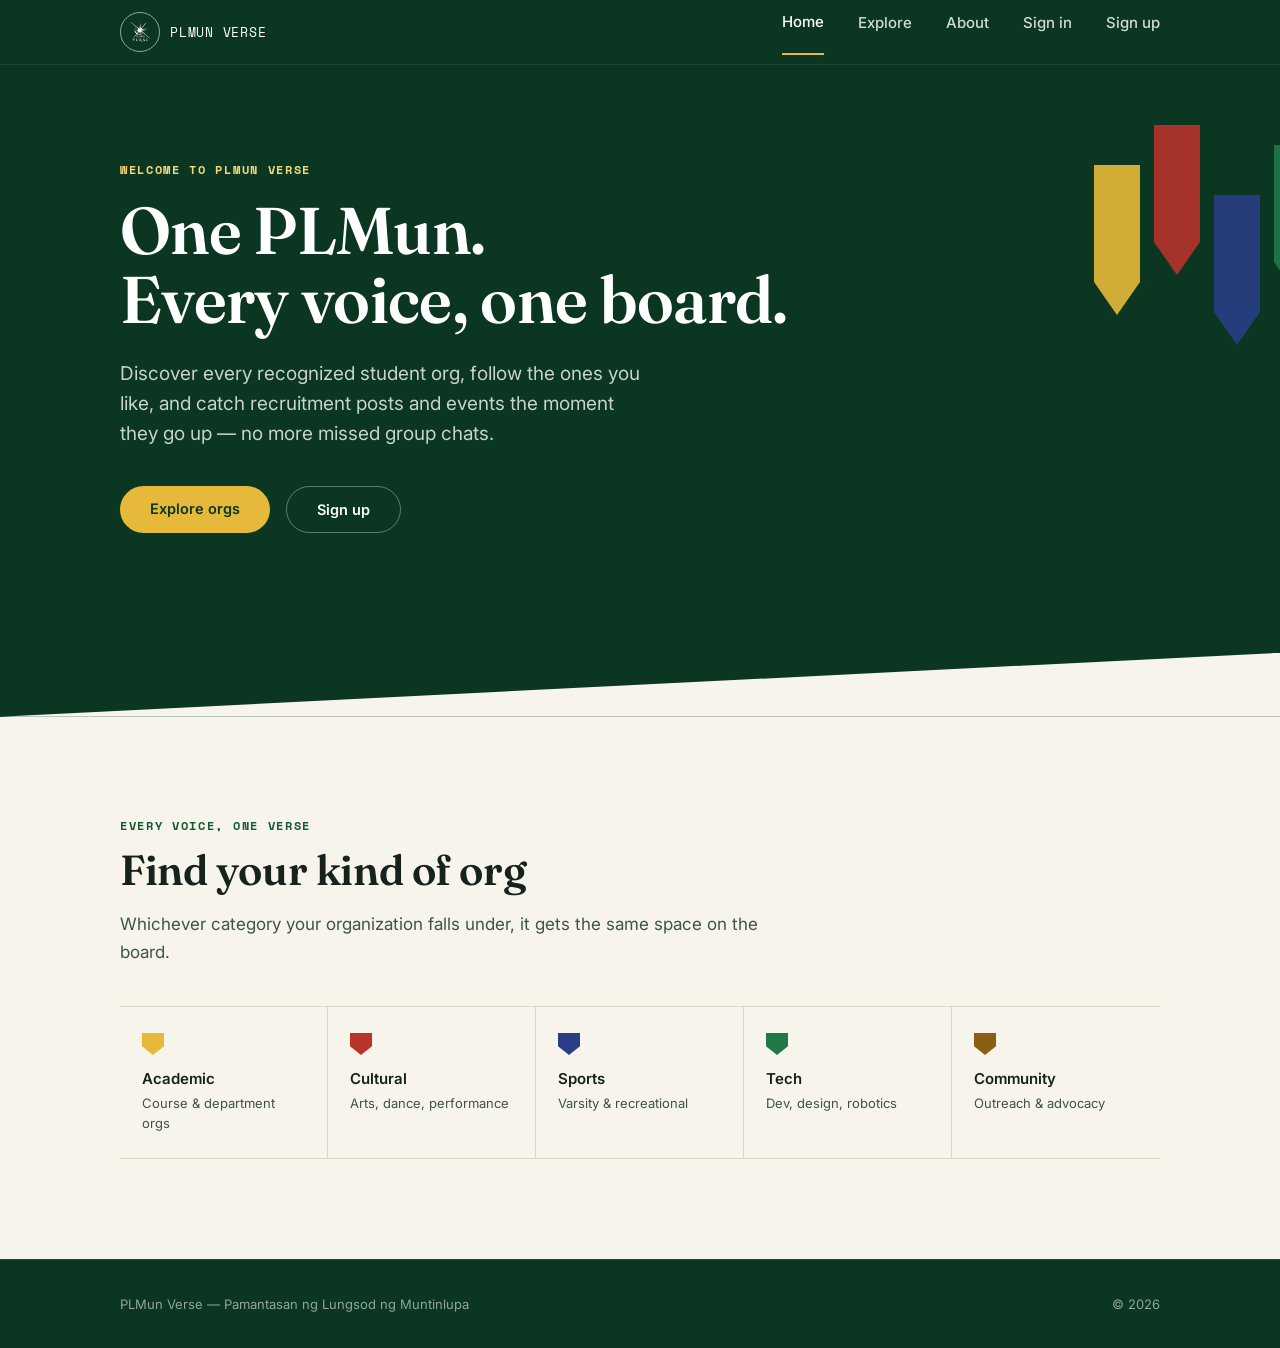
<file: index.html>
<!DOCTYPE html>
<html lang="en">
<head>
    <meta charset="UTF-8">
    <meta name="viewport" content="width=device-width, initial-scale=1.0">
    <title>PLMun Verse</title>
    <link rel="preconnect" href="https://fonts.googleapis.com">
    <link href="https://fonts.googleapis.com/css2?family=Fraunces:opsz,wght@9..144,400;9..144,500;9..144,600;9..144,700&family=Inter:wght@400;500;600;700&family=Space+Mono:wght@400;700&display=swap" rel="stylesheet">
    <link rel="stylesheet" href="style.css">
</head>
<body>

    <!-- Navigation -->
    <nav>
        <div class="nav-inner">
            <div class="logo">
                <span class="logo-mark">
                    <img src="logo1.png" alt="Logo">
                </span>
                <span>PLMUN VERSE</span>
            </div>

            <div class="nav-links">
                <a href="index.html" class="active">Home</a>
                <a href="explore.html">Explore</a>
                <a href="about.html">About</a>
                <a href="signin.html">Sign in</a>
                <a href="signup.html">Sign up</a>
            </div>
        </div>
    </nav>

    <!-- Hero -->
    <header class="hero">
        <div class="hero-inner">
            <span class="eyebrow">Welcome to PLMun Verse</span>
            <h1>One PLMun.<br>Every voice, one board.</h1>
            <p class="lede">Discover every recognized student org, follow the ones you like, and catch recruitment posts and events the moment they go up — no more missed group chats.</p>
            <div class="cta-btns">
                <a href="explore.html" class="btn btn-primary">Explore orgs</a>
                <a href="signup.html" class="btn btn-ghost">Sign up</a>
            </div>
        </div>
        <div class="hero-flags">
            <div class="flag"></div>
            <div class="flag"></div>
            <div class="flag"></div>
            <div class="flag"></div>
        </div>
        <div class="hero-cut"></div>
    </header>

    <!-- Category highlights -->
    <section class="section-cream">
        <div class="wrap">
            <div class="section-head" style="margin-bottom:0;">
                <span class="eyebrow" style="color:var(--forest-700); display:block; margin-bottom:14px;">Every voice, one verse</span>
                <h2>Find your kind of org</h2>
                <p style="margin-bottom:40px;">Whichever category your organization falls under, it gets the same space on the board.</p>
            </div>
            <div class="banner-row">
                <div class="banner"><strong>Academic</strong><span>Course & department orgs</span></div>
                <div class="banner"><strong>Cultural</strong><span>Arts, dance, performance</span></div>
                <div class="banner"><strong>Sports</strong><span>Varsity & recreational</span></div>
                <div class="banner"><strong>Tech</strong><span>Dev, design, robotics</span></div>
                <div class="banner"><strong>Community</strong><span>Outreach & advocacy</span></div>
            </div>
        </div>
    </section>

    <footer>
        <div class="wrap foot-inner">
            <span>PLMun Verse — Pamantasan ng Lungsod ng Muntinlupa</span>
            <span>© 2026</span>
        </div>
    </footer>

</body>
</html>
</file>
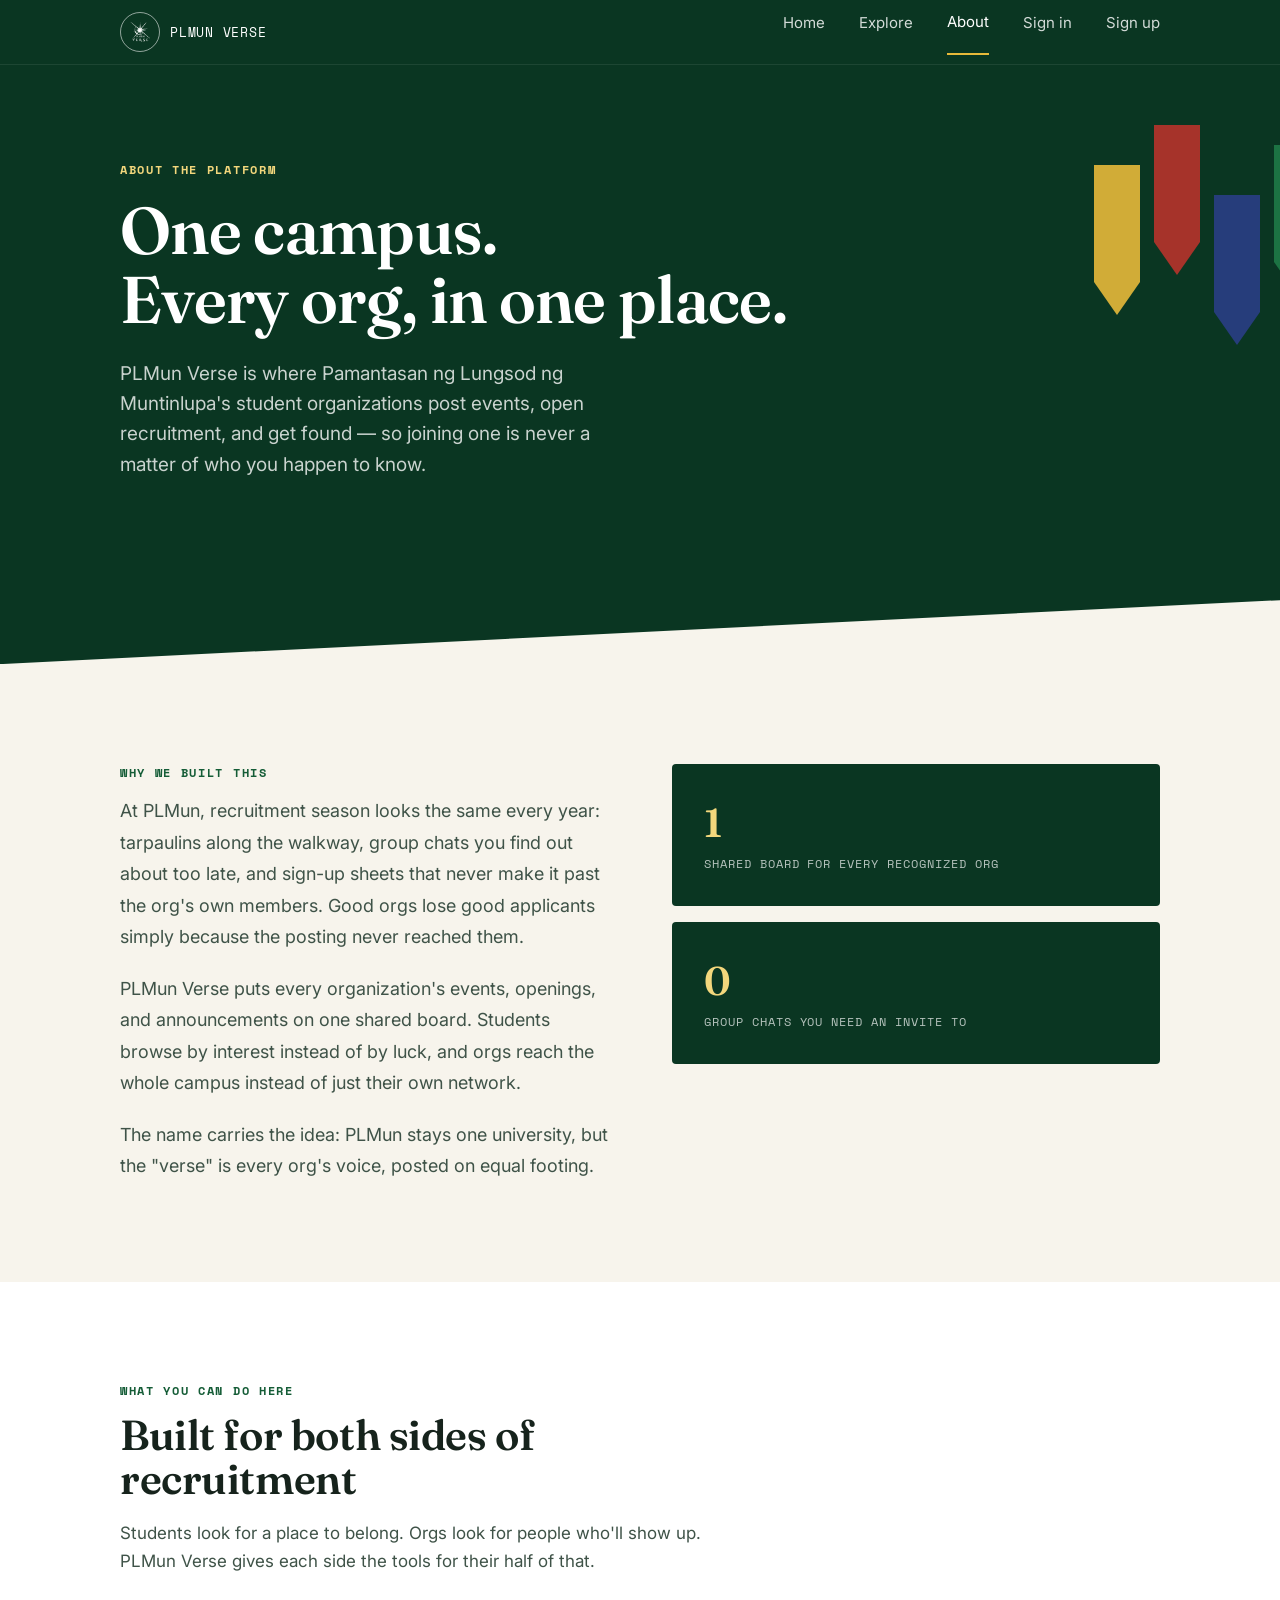
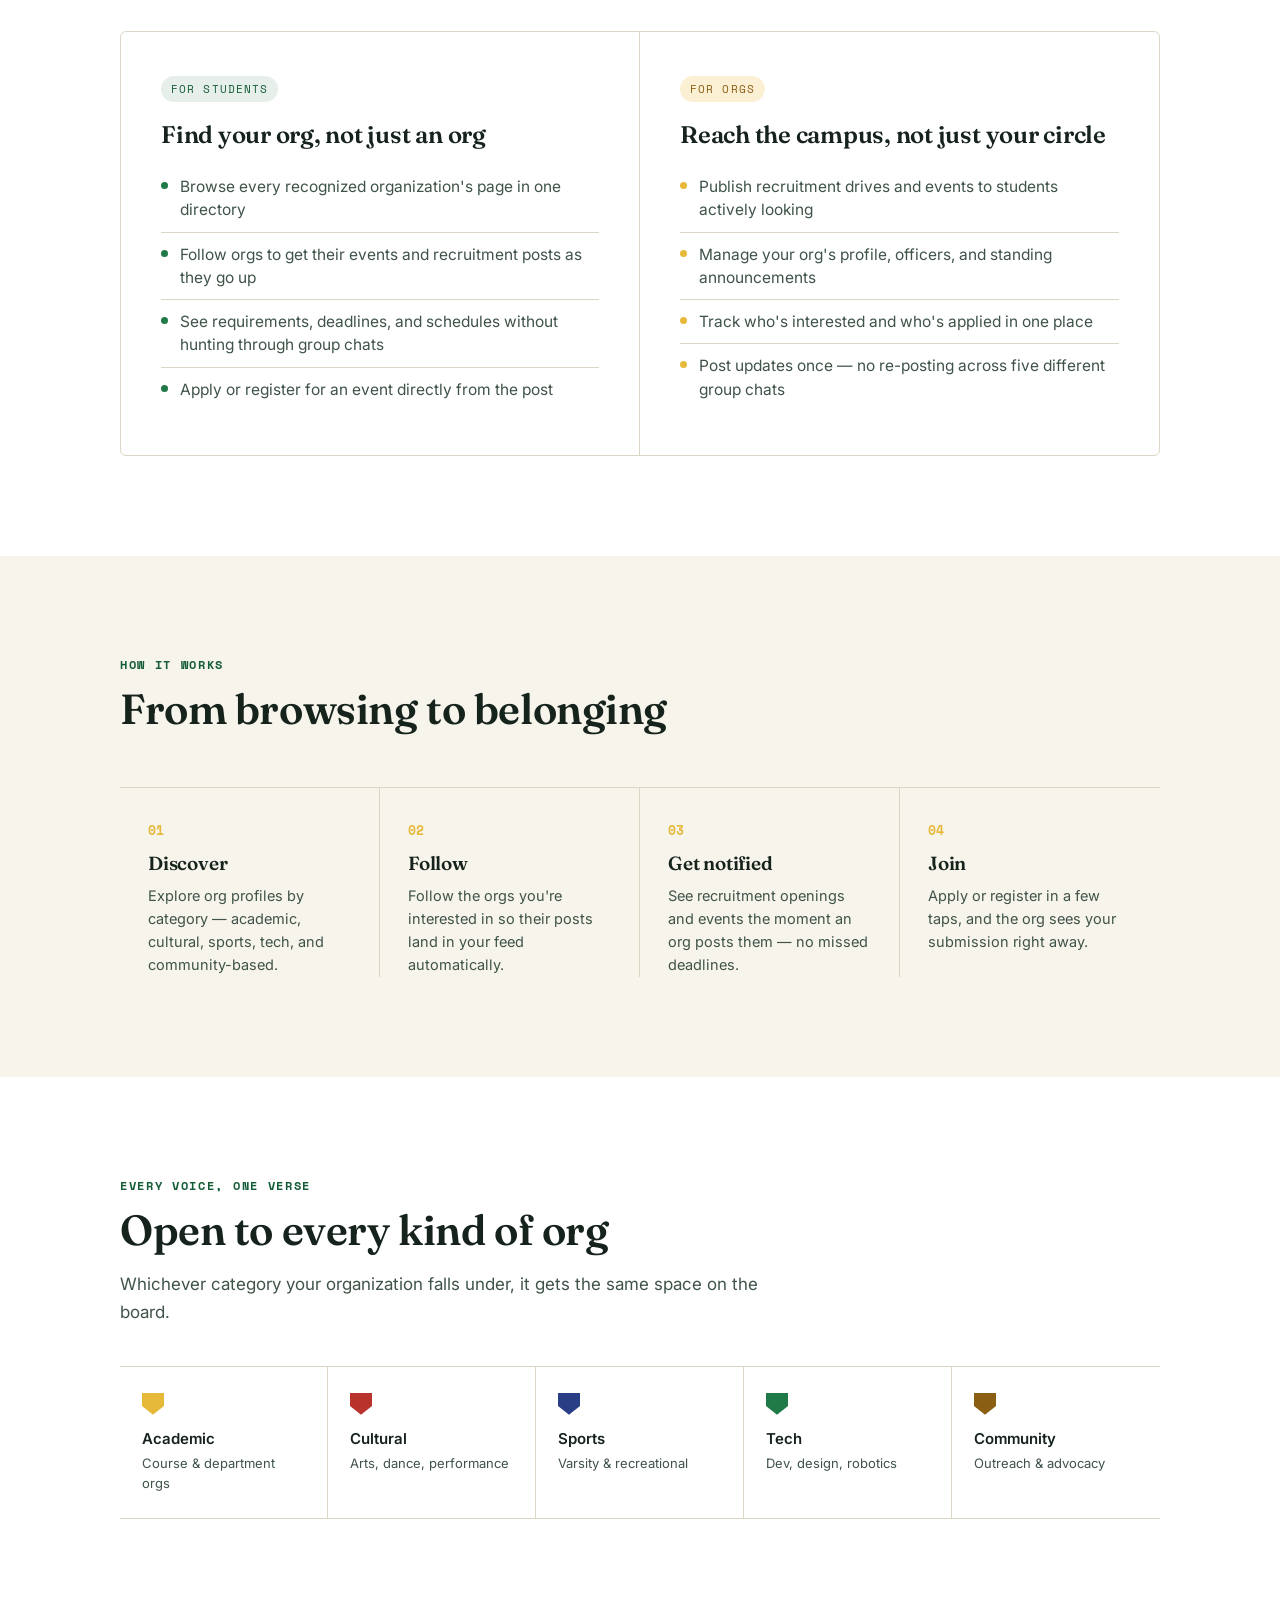
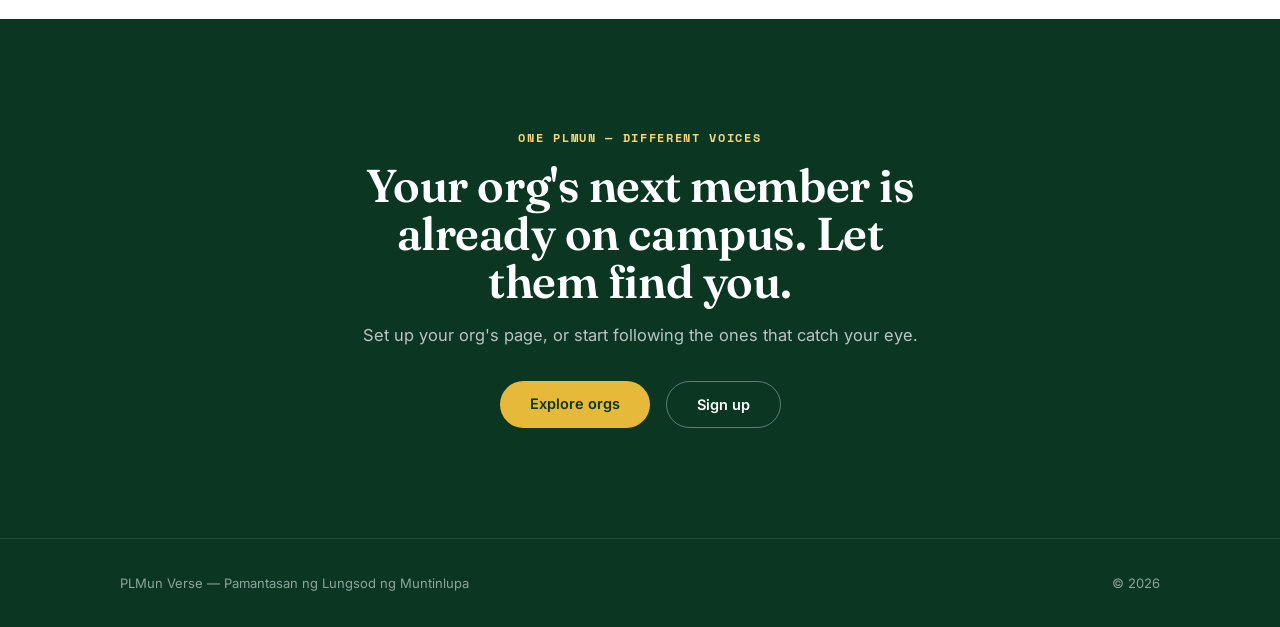
<file: about.html>
<!DOCTYPE html>
<html lang="en">
<head>
<meta charset="UTF-8">
<meta name="viewport" content="width=device-width, initial-scale=1.0">
<title>About — PLMun Verse</title>
<link rel="preconnect" href="https://fonts.googleapis.com">
<link href="https://fonts.googleapis.com/css2?family=Fraunces:opsz,wght@9..144,400;9..144,500;9..144,600;9..144,700&family=Inter:wght@400;500;600;700&family=Space+Mono:wght@400;700&display=swap" rel="stylesheet">
<link rel="stylesheet" href="about.css">
</head>
<body>

<nav>
  <div class="nav-inner">
    <div class="brand">
      <span class="brand-mark">
        <img src="logo1.png" alt="Logo">
      </span>
      PLMUN VERSE
    </div>
    <div class="nav-links">
      <a href="index.html">Home</a>
      <a href="explore.html">Explore</a>
      <a href="about.html" class="active">About</a>
      <a href="signin.html">Sign in</a>
      <a href="signup.html">Sign up</a>
    </div>
  </div>
</nav>

<header class="hero">
  <div class="hero-inner">
    <span class="eyebrow">About the platform</span>
    <h1>One campus.<br>Every org, in one place.</h1>
    <p class="lede">PLMun Verse is where Pamantasan ng Lungsod ng Muntinlupa's student organizations post events, open recruitment, and get found — so joining one is never a matter of who you happen to know.</p>
  </div>
  <div class="hero-flags">
    <div class="flag"></div>
    <div class="flag"></div>
    <div class="flag"></div>
    <div class="flag"></div>
  </div>
  <div class="hero-cut"></div>
</header>

<section class="section-cream">
  <div class="wrap">
    <div class="origin-grid">
      <div>
        <span class="eyebrow" style="color:var(--forest-700); display:block; margin-bottom:14px;">Why we built this</span>
        <p>At PLMun, recruitment season looks the same every year: tarpaulins along the walkway, group chats you find out about too late, and sign-up sheets that never make it past the org's own members. Good orgs lose good applicants simply because the posting never reached them.</p>
        <p>PLMun Verse puts every organization's events, openings, and announcements on one shared board. Students browse by interest instead of by luck, and orgs reach the whole campus instead of just their own network.</p>
        <p>The name carries the idea: PLMun stays one university, but the "verse" is every org's voice, posted on equal footing.</p>
      </div>
      <div>
        <div class="stat-card">
          <div class="stat-num">1</div>
          <div class="stat-label">Shared board for every recognized org</div>
        </div>
        <div class="stat-card">
          <div class="stat-num">0</div>
          <div class="stat-label">Group chats you need an invite to</div>
        </div>
      </div>
    </div>
  </div>
</section>

<section>
  <div class="wrap">
    <div class="section-head">
      <span class="eyebrow">What you can do here</span>
      <h2>Built for both sides of recruitment</h2>
      <p>Students look for a place to belong. Orgs look for people who'll show up. PLMun Verse gives each side the tools for their half of that.</p>
    </div>
    <div class="split">
      <div class="split-col">
        <span class="tag tag-student">For students</span>
        <h3>Find your org, not just an org</h3>
        <ul class="checklist">
          <li>Browse every recognized organization's page in one directory</li>
          <li>Follow orgs to get their events and recruitment posts as they go up</li>
          <li>See requirements, deadlines, and schedules without hunting through group chats</li>
          <li>Apply or register for an event directly from the post</li>
        </ul>
      </div>
      <div class="split-col">
        <span class="tag tag-org">For orgs</span>
        <h3>Reach the campus, not just your circle</h3>
        <ul class="checklist">
          <li>Publish recruitment drives and events to students actively looking</li>
          <li>Manage your org's profile, officers, and standing announcements</li>
          <li>Track who's interested and who's applied in one place</li>
          <li>Post updates once — no re-posting across five different group chats</li>
        </ul>
      </div>
    </div>
  </div>
</section>

<section class="section-cream">
  <div class="wrap">
    <div class="section-head">
      <span class="eyebrow">How it works</span>
      <h2>From browsing to belonging</h2>
    </div>
    <div class="steps">
      <div class="step">
        <div class="step-index">01</div>
        <h3>Discover</h3>
        <p>Explore org profiles by category — academic, cultural, sports, tech, and community-based.</p>
      </div>
      <div class="step">
        <div class="step-index">02</div>
        <h3>Follow</h3>
        <p>Follow the orgs you're interested in so their posts land in your feed automatically.</p>
      </div>
      <div class="step">
        <div class="step-index">03</div>
        <h3>Get notified</h3>
        <p>See recruitment openings and events the moment an org posts them — no missed deadlines.</p>
      </div>
      <div class="step">
        <div class="step-index">04</div>
        <h3>Join</h3>
        <p>Apply or register in a few taps, and the org sees your submission right away.</p>
      </div>
    </div>
  </div>
</section>

<section>
  <div class="wrap">
    <div class="section-head" style="margin-bottom:0;">
      <span class="eyebrow">Every voice, one verse</span>
      <h2>Open to every kind of org</h2>
      <p style="margin-bottom:40px;">Whichever category your organization falls under, it gets the same space on the board.</p>
    </div>
    <div class="banner-row">
      <div class="banner"><strong>Academic</strong><span>Course & department orgs</span></div>
      <div class="banner"><strong>Cultural</strong><span>Arts, dance, performance</span></div>
      <div class="banner"><strong>Sports</strong><span>Varsity & recreational</span></div>
      <div class="banner"><strong>Tech</strong><span>Dev, design, robotics</span></div>
      <div class="banner"><strong>Community</strong><span>Outreach & advocacy</span></div>
    </div>
  </div>
</section>

<section class="cta">
  <div class="wrap">
    <span class="eyebrow">One PLMun — Different Voices</span>
    <h2>Your org's next member is already on campus. Let them find you.</h2>
    <p>Set up your org's page, or start following the ones that catch your eye.</p>
    <div class="cta-btns">
      <a href="#" class="btn btn-primary">Explore orgs</a>
      <a href="#" class="btn btn-ghost">Sign up</a>
    </div>
  </div>
</section>

<footer>
  <div class="wrap foot-inner">
    <span>PLMun Verse — Pamantasan ng Lungsod ng Muntinlupa</span>
    <span>© 2026</span>
  </div>
</footer>

</body>
</html>
</file>
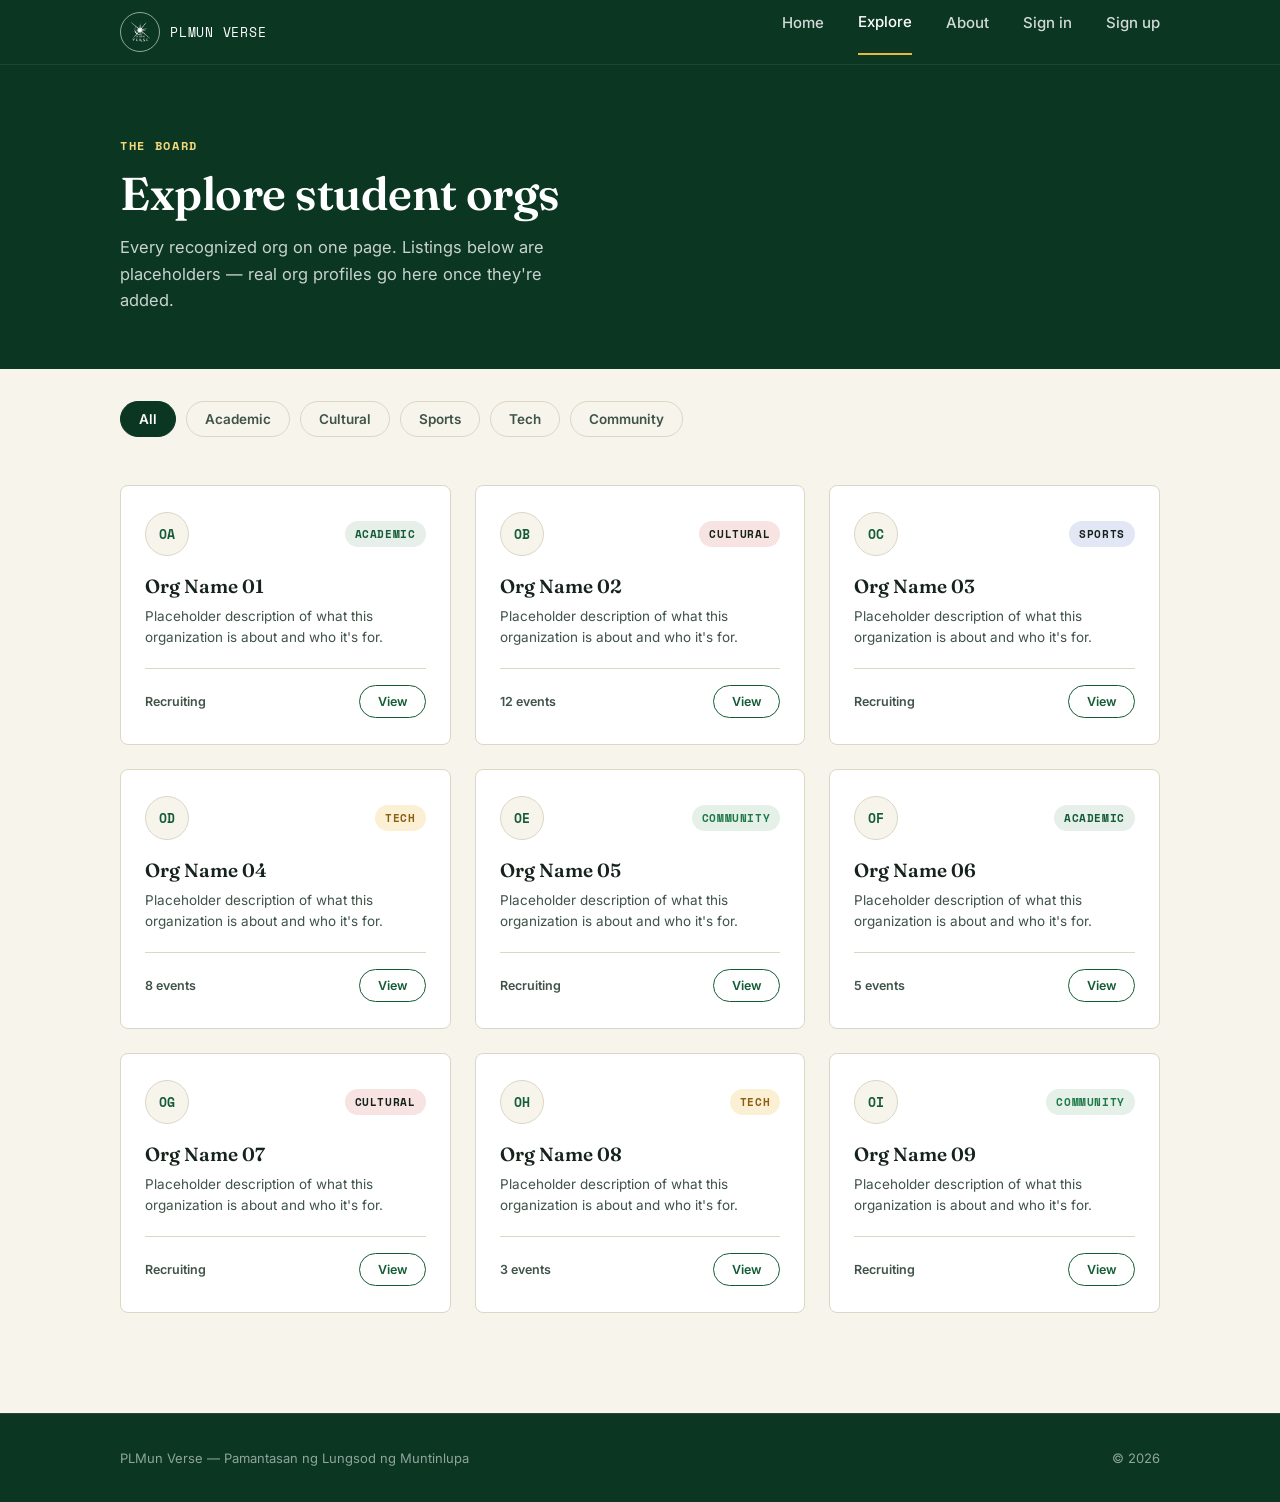
<file: explore.html>
<!DOCTYPE html>
<html lang="en">
<head>
<meta charset="UTF-8">
<meta name="viewport" content="width=device-width, initial-scale=1.0">
<title>Explore orgs — PLMun Verse</title>
<link rel="preconnect" href="https://fonts.googleapis.com">
<link href="https://fonts.googleapis.com/css2?family=Fraunces:opsz,wght@9..144,400;9..144,500;9..144,600;9..144,700&family=Inter:wght@400;500;600;700&family=Space+Mono:wght@400;700&display=swap" rel="stylesheet">
<link rel="stylesheet" href="explore.css">
</head>
<body>

<nav>
  <div class="nav-inner">
    <div class="logo">
      <span class="logo-mark">
        <img src="logo1.png" alt="Logo">
      </span>
      <span>PLMUN VERSE</span>
    </div>
    <div class="nav-links">
      <a href="index.html">Home</a>
      <a href="explore.html" class="active">Explore</a>
      <a href="about.html">About</a>
      <a href="signin.html">Sign in</a>
      <a href="signup.html">Sign up</a>
    </div>
  </div>
</nav>

<header class="page-head">
  <div class="wrap">
    <span class="eyebrow">The board</span>
    <h1>Explore student orgs</h1>
    <p class="lede">Every recognized org on one page. Listings below are placeholders — real org profiles go here once they're added.</p>
  </div>
</header>

<section class="filter-section">
  <div class="wrap">
    <div class="filter-pills">
      <a href="#" class="pill active" data-filter="all">All</a>
      <a href="#" class="pill" data-filter="academic">Academic</a>
      <a href="#" class="pill" data-filter="cultural">Cultural</a>
      <a href="#" class="pill" data-filter="sports">Sports</a>
      <a href="#" class="pill" data-filter="tech">Tech</a>
      <a href="#" class="pill" data-filter="community">Community</a>
    </div>
  </div>
</section>

<section class="org-grid-section">
  <div class="wrap">
    <div class="org-grid">

      <div class="org-card" data-id="org-01" data-category="academic">
        <div class="org-top">
          <span class="org-mark">OA</span>
          <span class="cat-tag cat-academic">Academic</span>
        </div>
        <h3>Org Name 01</h3>
        <p>Placeholder description of what this organization is about and who it's for.</p>
        <div class="org-foot">
          <span>Recruiting</span>
          <a href="#" class="btn btn-small view-btn">View</a>
        </div>
      </div>

      <div class="org-card" data-id="org-02" data-category="cultural">
        <div class="org-top">
          <span class="org-mark">OB</span>
          <span class="cat-tag cat-cultural">Cultural</span>
        </div>
        <h3>Org Name 02</h3>
        <p>Placeholder description of what this organization is about and who it's for.</p>
        <div class="org-foot">
          <span>12 events</span>
          <a href="#" class="btn btn-small view-btn">View</a>
        </div>
      </div>

      <div class="org-card" data-id="org-03" data-category="sports">
        <div class="org-top">
          <span class="org-mark">OC</span>
          <span class="cat-tag cat-sports">Sports</span>
        </div>
        <h3>Org Name 03</h3>
        <p>Placeholder description of what this organization is about and who it's for.</p>
        <div class="org-foot">
          <span>Recruiting</span>
          <a href="#" class="btn btn-small view-btn">View</a>
        </div>
      </div>

      <div class="org-card" data-id="org-04" data-category="tech">
        <div class="org-top">
          <span class="org-mark">OD</span>
          <span class="cat-tag cat-tech">Tech</span>
        </div>
        <h3>Org Name 04</h3>
        <p>Placeholder description of what this organization is about and who it's for.</p>
        <div class="org-foot">
          <span>8 events</span>
          <a href="#" class="btn btn-small view-btn">View</a>
        </div>
      </div>

      <div class="org-card" data-id="org-05" data-category="community">
        <div class="org-top">
          <span class="org-mark">OE</span>
          <span class="cat-tag cat-community">Community</span>
        </div>
        <h3>Org Name 05</h3>
        <p>Placeholder description of what this organization is about and who it's for.</p>
        <div class="org-foot">
          <span>Recruiting</span>
          <a href="#" class="btn btn-small view-btn">View</a>
        </div>
      </div>

      <div class="org-card" data-id="org-06" data-category="academic">
        <div class="org-top">
          <span class="org-mark">OF</span>
          <span class="cat-tag cat-academic">Academic</span>
        </div>
        <h3>Org Name 06</h3>
        <p>Placeholder description of what this organization is about and who it's for.</p>
        <div class="org-foot">
          <span>5 events</span>
          <a href="#" class="btn btn-small view-btn">View</a>
        </div>
      </div>

      <div class="org-card" data-id="org-07" data-category="cultural">
        <div class="org-top">
          <span class="org-mark">OG</span>
          <span class="cat-tag cat-cultural">Cultural</span>
        </div>
        <h3>Org Name 07</h3>
        <p>Placeholder description of what this organization is about and who it's for.</p>
        <div class="org-foot">
          <span>Recruiting</span>
          <a href="#" class="btn btn-small view-btn">View</a>
        </div>
      </div>

      <div class="org-card" data-id="org-08" data-category="tech">
        <div class="org-top">
          <span class="org-mark">OH</span>
          <span class="cat-tag cat-tech">Tech</span>
        </div>
        <h3>Org Name 08</h3>
        <p>Placeholder description of what this organization is about and who it's for.</p>
        <div class="org-foot">
          <span>3 events</span>
          <a href="#" class="btn btn-small view-btn">View</a>
        </div>
      </div>

      <div class="org-card" data-id="org-09" data-category="community">
        <div class="org-top">
          <span class="org-mark">OI</span>
          <span class="cat-tag cat-community">Community</span>
        </div>
        <h3>Org Name 09</h3>
        <p>Placeholder description of what this organization is about and who it's for.</p>
        <div class="org-foot">
          <span>Recruiting</span>
          <a href="#" class="btn btn-small view-btn">View</a>
        </div>
      </div>

    </div>
  </div>
</section>

<div class="modal-overlay" id="orgModal">
  <div class="modal-card">
    <button class="modal-close" id="modalClose" aria-label="Close">&times;</button>

    <div class="modal-head">
      <span class="org-mark-lg" id="modalMark"></span>
      <div>
        <h2 id="modalName"></h2>
        <div class="org-meta">
          <span class="cat-tag" id="modalCatTag"></span>
          <span id="modalStatus"></span>
        </div>
      </div>
    </div>

    <div class="modal-actions">
      <a href="#" class="btn btn-primary">Follow this org</a>
      <a href="#" class="btn btn-ghost apply-btn">Apply now</a>
    </div>

    <div class="modal-body">
      <div class="modal-block">
        <h3>About</h3>
        <p id="modalAbout1"></p>
        <p id="modalAbout2"></p>
      </div>

      <div class="modal-block">
        <h3>Upcoming events</h3>
        <div id="modalEvents"></div>
      </div>

      <div class="modal-block">
        <h3>Org info</h3>
        <div class="info-row"><span>Members</span><span id="modalMembers"></span></div>
        <div class="info-row"><span>Founded</span><span id="modalFounded"></span></div>
        <div class="info-row"><span>Email</span><span id="modalEmail"></span></div>
      </div>
    </div>
  </div>
</div>

<div class="modal-overlay" id="applyModal">
  <div class="modal-card">
    <button class="modal-close" id="applyModalClose" aria-label="Close">&times;</button>

    <span class="eyebrow" style="color:var(--forest-700);">Applying to</span>
    <h2 class="modal-title" id="applyOrgName"></h2>

    <form id="applyForm">
      <div class="field">
        <label for="applyName">Full name</label>
        <input type="text" id="applyName" name="applyName" placeholder="Juan Dela Cruz" required>
      </div>

      <div class="field-row">
        <div class="field">
          <label for="applyStudentNum">Student number</label>
          <input type="text" id="applyStudentNum" name="applyStudentNum" required>
        </div>
        <div class="field">
          <label for="applyCourse">Course & year</label>
          <input type="text" id="applyCourse" name="applyCourse" placeholder="e.g. BSIT 2nd Year">
        </div>
      </div>

      <div class="field">
        <label for="applyEmail">PLMun email</label>
        <input type="email" id="applyEmail" name="applyEmail" placeholder="juandelacruz@plmun.edu.ph" required>
      </div>

      <div class="field">
        <label for="applyWhy">Why do you want to join?</label>
        <textarea id="applyWhy" name="applyWhy" rows="4" placeholder="Tell the org a bit about yourself"></textarea>
      </div>

      <p class="modal-note">This is a demo form — applications aren't actually submitted yet.</p>

      <div class="modal-form-actions">
        <button type="submit" class="btn btn-primary btn-block">Submit application</button>
      </div>
    </form>
  </div>
</div>

<footer>
  <div class="wrap foot-inner">
    <span>PLMun Verse — Pamantasan ng Lungsod ng Muntinlupa</span>
    <span>© 2026</span>
  </div>
</footer>

<script>
  // Filler data — matches org-01.html … org-09.html
  const orgData = {
    "org-01": { mark:"OA", name:"Org Name 01", cat:"academic",  catLabel:"Academic",  status:"Recruiting", members:"48", founded:"2015", email:"placeholder@plmun.edu.ph",
      about:["This is placeholder copy for Org Name 01. A short description of the organization's purpose, activities, and who it's for goes here once real org details are added.","Swap this section out with the org's actual mission statement, history, and what members can expect when they join."],
      events:[{day:"14",mon:"Sep",title:"Placeholder Event Title",loc:"Placeholder location · 2:00 PM"},{day:"22",mon:"Sep",title:"Placeholder Event Title",loc:"Placeholder location · 10:00 AM"}] },
    "org-02": { mark:"OB", name:"Org Name 02", cat:"cultural",  catLabel:"Cultural",  status:"12 events", members:"63", founded:"2012", email:"placeholder@plmun.edu.ph",
      about:["This is placeholder copy for Org Name 02. A short description of the organization's purpose, activities, and who it's for goes here once real org details are added.","Swap this section out with the org's actual mission statement, history, and what members can expect when they join."],
      events:[{day:"14",mon:"Sep",title:"Placeholder Event Title",loc:"Placeholder location · 2:00 PM"},{day:"22",mon:"Sep",title:"Placeholder Event Title",loc:"Placeholder location · 10:00 AM"}] },
    "org-03": { mark:"OC", name:"Org Name 03", cat:"sports",    catLabel:"Sports",    status:"Recruiting", members:"35", founded:"2018", email:"placeholder@plmun.edu.ph",
      about:["This is placeholder copy for Org Name 03. A short description of the organization's purpose, activities, and who it's for goes here once real org details are added.","Swap this section out with the org's actual mission statement, history, and what members can expect when they join."],
      events:[{day:"14",mon:"Sep",title:"Placeholder Event Title",loc:"Placeholder location · 2:00 PM"},{day:"22",mon:"Sep",title:"Placeholder Event Title",loc:"Placeholder location · 10:00 AM"}] },
    "org-04": { mark:"OD", name:"Org Name 04", cat:"tech",      catLabel:"Tech",      status:"8 events", members:"52", founded:"2019", email:"placeholder@plmun.edu.ph",
      about:["This is placeholder copy for Org Name 04. A short description of the organization's purpose, activities, and who it's for goes here once real org details are added.","Swap this section out with the org's actual mission statement, history, and what members can expect when they join."],
      events:[{day:"14",mon:"Sep",title:"Placeholder Event Title",loc:"Placeholder location · 2:00 PM"},{day:"22",mon:"Sep",title:"Placeholder Event Title",loc:"Placeholder location · 10:00 AM"}] },
    "org-05": { mark:"OE", name:"Org Name 05", cat:"community", catLabel:"Community", status:"Recruiting", members:"40", founded:"2016", email:"placeholder@plmun.edu.ph",
      about:["This is placeholder copy for Org Name 05. A short description of the organization's purpose, activities, and who it's for goes here once real org details are added.","Swap this section out with the org's actual mission statement, history, and what members can expect when they join."],
      events:[{day:"14",mon:"Sep",title:"Placeholder Event Title",loc:"Placeholder location · 2:00 PM"},{day:"22",mon:"Sep",title:"Placeholder Event Title",loc:"Placeholder location · 10:00 AM"}] },
    "org-06": { mark:"OF", name:"Org Name 06", cat:"academic",  catLabel:"Academic",  status:"5 events", members:"29", founded:"2020", email:"placeholder@plmun.edu.ph",
      about:["This is placeholder copy for Org Name 06. A short description of the organization's purpose, activities, and who it's for goes here once real org details are added.","Swap this section out with the org's actual mission statement, history, and what members can expect when they join."],
      events:[{day:"14",mon:"Sep",title:"Placeholder Event Title",loc:"Placeholder location · 2:00 PM"},{day:"22",mon:"Sep",title:"Placeholder Event Title",loc:"Placeholder location · 10:00 AM"}] },
    "org-07": { mark:"OG", name:"Org Name 07", cat:"cultural",  catLabel:"Cultural",  status:"Recruiting", members:"57", founded:"2011", email:"placeholder@plmun.edu.ph",
      about:["This is placeholder copy for Org Name 07. A short description of the organization's purpose, activities, and who it's for goes here once real org details are added.","Swap this section out with the org's actual mission statement, history, and what members can expect when they join."],
      events:[{day:"14",mon:"Sep",title:"Placeholder Event Title",loc:"Placeholder location · 2:00 PM"},{day:"22",mon:"Sep",title:"Placeholder Event Title",loc:"Placeholder location · 10:00 AM"}] },
    "org-08": { mark:"OH", name:"Org Name 08", cat:"tech",      catLabel:"Tech",      status:"3 events", members:"22", founded:"2021", email:"placeholder@plmun.edu.ph",
      about:["This is placeholder copy for Org Name 08. A short description of the organization's purpose, activities, and who it's for goes here once real org details are added.","Swap this section out with the org's actual mission statement, history, and what members can expect when they join."],
      events:[{day:"14",mon:"Sep",title:"Placeholder Event Title",loc:"Placeholder location · 2:00 PM"},{day:"22",mon:"Sep",title:"Placeholder Event Title",loc:"Placeholder location · 10:00 AM"}] },
    "org-09": { mark:"OI", name:"Org Name 09", cat:"community", catLabel:"Community", status:"Recruiting", members:"44", founded:"2017", email:"placeholder@plmun.edu.ph",
      about:["This is placeholder copy for Org Name 09. A short description of the organization's purpose, activities, and who it's for goes here once real org details are added.","Swap this section out with the org's actual mission statement, history, and what members can expect when they join."],
      events:[{day:"14",mon:"Sep",title:"Placeholder Event Title",loc:"Placeholder location · 2:00 PM"},{day:"22",mon:"Sep",title:"Placeholder Event Title",loc:"Placeholder location · 10:00 AM"}] }
  };

  // Filtering
  const pills = document.querySelectorAll('.pill');
  const cards = document.querySelectorAll('.org-card');

  pills.forEach(pill => {
    pill.addEventListener('click', (e) => {
      e.preventDefault();
      pills.forEach(p => p.classList.remove('active'));
      pill.classList.add('active');
      const filter = pill.dataset.filter;
      cards.forEach(card => {
        const match = filter === 'all' || card.dataset.category === filter;
        card.style.display = match ? '' : 'none';
      });
    });
  });

  // Modal
  const modal = document.getElementById('orgModal');
  const modalClose = document.getElementById('modalClose');
  let currentOrgId = null;

  function openModal(id) {
    const org = orgData[id];
    if (!org) return;
    currentOrgId = id;

    document.getElementById('modalMark').textContent = org.mark;
    document.getElementById('modalName').textContent = org.name;
    document.getElementById('modalStatus').textContent = org.status;
    document.getElementById('modalMembers').textContent = org.members;
    document.getElementById('modalFounded').textContent = org.founded;
    document.getElementById('modalEmail').textContent = org.email;
    document.getElementById('modalAbout1').textContent = org.about[0];
    document.getElementById('modalAbout2').textContent = org.about[1];

    const catTag = document.getElementById('modalCatTag');
    catTag.textContent = org.catLabel;
    catTag.className = 'cat-tag cat-' + org.cat;

    const eventsWrap = document.getElementById('modalEvents');
    eventsWrap.innerHTML = org.events.map(ev => `
      <div class="event-item">
        <div class="event-date"><span class="day">${ev.day}</span><span class="mon">${ev.mon}</span></div>
        <div class="event-info"><strong>${ev.title}</strong><span>${ev.loc}</span></div>
      </div>
    `).join('');

    modal.classList.add('is-open');
    document.body.style.overflow = 'hidden';
  }

  function closeModal() {
    modal.classList.remove('is-open');
    document.body.style.overflow = '';
  }

  document.querySelectorAll('.view-btn').forEach(btn => {
    btn.addEventListener('click', (e) => {
      e.preventDefault();
      const card = btn.closest('.org-card');
      openModal(card.dataset.id);
    });
  });

  modalClose.addEventListener('click', closeModal);
  modal.addEventListener('click', (e) => {
    if (e.target === modal) closeModal();
  });
  document.addEventListener('keydown', (e) => {
    if (e.key === 'Escape') { closeModal(); closeApplyModal(); }
  });

  // Apply modal
  const applyModal = document.getElementById('applyModal');
  const applyModalClose = document.getElementById('applyModalClose');
  const applyForm = document.getElementById('applyForm');

  function openApplyModal() {
    if (!currentOrgId) return;
    const org = orgData[currentOrgId];
    document.getElementById('applyOrgName').textContent = org.name;
    closeModal();
    applyModal.classList.add('is-open');
    document.body.style.overflow = 'hidden';
  }

  function closeApplyModal() {
    applyModal.classList.remove('is-open');
    document.body.style.overflow = '';
  }

  document.querySelectorAll('.apply-btn').forEach(btn => {
    btn.addEventListener('click', (e) => {
      e.preventDefault();
      openApplyModal();
    });
  });

  applyModalClose.addEventListener('click', closeApplyModal);
  applyModal.addEventListener('click', (e) => {
    if (e.target === applyModal) closeApplyModal();
  });

  applyForm.addEventListener('submit', (e) => {
    e.preventDefault();
    // No backend yet — this is where a real submit (fetch/POST) would go.
    closeApplyModal();
    applyForm.reset();
  });
</script>

</body>
</html>
</file>
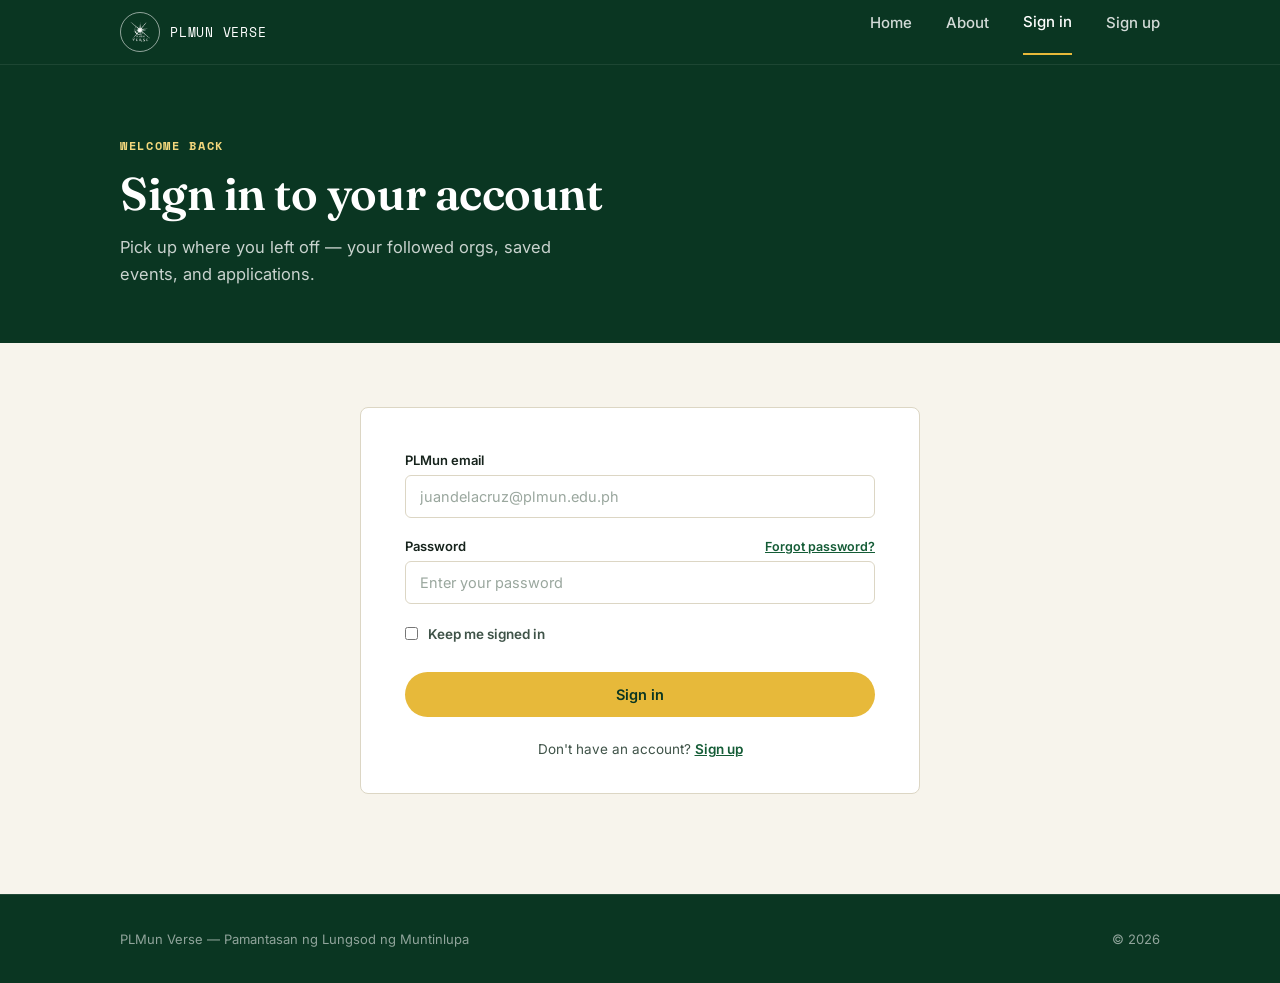
<file: signin.html>
<!DOCTYPE html>
<html lang="en">
<head>
<meta charset="UTF-8">
<meta name="viewport" content="width=device-width, initial-scale=1.0">
<title>Sign in — PLMun Verse</title>
<link rel="preconnect" href="https://fonts.googleapis.com">
<link href="https://fonts.googleapis.com/css2?family=Fraunces:opsz,wght@9..144,400;9..144,500;9..144,600;9..144,700&family=Inter:wght@400;500;600;700&family=Space+Mono:wght@400;700&display=swap" rel="stylesheet">
<link rel="stylesheet" href="signin.css">
</head>
<body>

<nav>
  <div class="nav-inner">
    <div class="logo">
      <span class="logo-mark">
        <img src="logo1.png" alt="Logo">
      </span>
      <span>PLMUN VERSE</span>
    </div>
    <div class="nav-links">
      <a href="index.html">Home</a>
      <a href="about.html">About</a>
      <a href="signin.html" class="active">Sign in</a>
      <a href="signup.html">Sign up</a>
    </div>
  </div>
</nav>

<header class="page-head">
  <div class="wrap">
    <span class="eyebrow">Welcome back</span>
    <h1>Sign in to your account</h1>
    <p class="lede">Pick up where you left off — your followed orgs, saved events, and applications.</p>
  </div>
</header>

<section class="auth-section">
  <div class="wrap">
    <div class="auth-card">

      <form action="#" method="post">
        <div class="field">
          <label for="email">PLMun email</label>
          <input type="email" id="email" name="email" placeholder="juandelacruz@plmun.edu.ph" required>
        </div>

        <div class="field">
          <div class="field-label-row">
            <label for="password">Password</label>
            <a href="#" class="forgot-link">Forgot password?</a>
          </div>
          <input type="password" id="password" name="password" placeholder="Enter your password" required>
        </div>

        <label class="checkbox-row">
          <input type="checkbox">
          <span>Keep me signed in</span>
        </label>

        <button type="submit" class="btn btn-primary btn-block">Sign in</button>
      </form>

      <p class="auth-switch">Don't have an account? <a href="signup.html">Sign up</a></p>

    </div>
  </div>
</section>

<footer>
  <div class="wrap foot-inner">
    <span>PLMun Verse — Pamantasan ng Lungsod ng Muntinlupa</span>
    <span>© 2026</span>
  </div>
</footer>

</body>
</html>
</file>
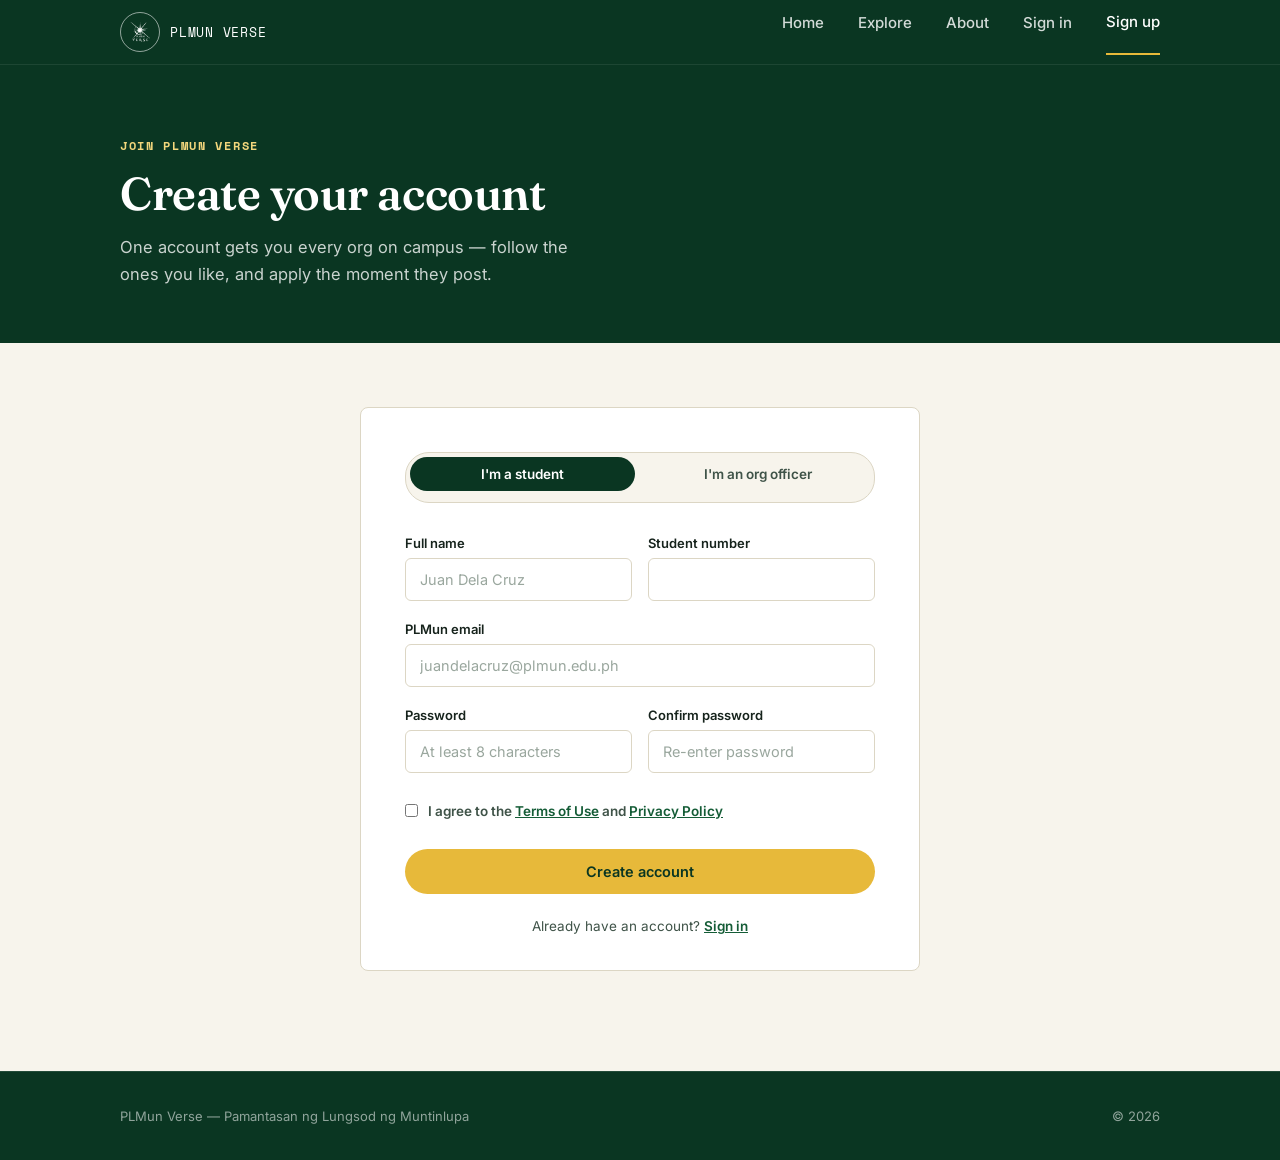
<file: signup.html>
<!DOCTYPE html>
<html lang="en">
<head>
<meta charset="UTF-8">
<meta name="viewport" content="width=device-width, initial-scale=1.0">
<title>Sign up — PLMun Verse</title>
<link rel="preconnect" href="https://fonts.googleapis.com">
<link href="https://fonts.googleapis.com/css2?family=Fraunces:opsz,wght@9..144,400;9..144,500;9..144,600;9..144,700&family=Inter:wght@400;500;600;700&family=Space+Mono:wght@400;700&display=swap" rel="stylesheet">
<link rel="stylesheet" href="signup.css">
</head>
<body>

<nav>
  <div class="nav-inner">
    <div class="logo">
      <span class="logo-mark">
        <img src="logo1.png" alt="Logo">
      </span>
      <span>PLMUN VERSE</span>
    </div>
    <div class="nav-links">
      <a href="index.html">Home</a>
      <a href="explore.html">Explore</a>
      <a href="about.html">About</a>
      <a href="signin.html">Sign in</a>
      <a href="signup.html" class="active">Sign up</a>
    </div>
  </div>
</nav>

<header class="page-head">
  <div class="wrap">
    <span class="eyebrow">Join PLMun Verse</span>
    <h1>Create your account</h1>
    <p class="lede">One account gets you every org on campus — follow the ones you like, and apply the moment they post.</p>
  </div>
</header>

<section class="auth-section">
  <div class="wrap">
    <div class="auth-card">

      <div class="role-toggle">
        <label class="role-option">
          <input type="radio" name="role" value="student" checked>
          <span>I'm a student</span>
        </label>
        <label class="role-option">
          <input type="radio" name="role" value="org">
          <span>I'm an org officer</span>
        </label>
      </div>

      <form action="#" method="post">
        <div class="field-row">
          <div class="field">
            <label for="fullname">Full name</label>
            <input type="text" id="fullname" name="fullname" placeholder="Juan Dela Cruz" required>
          </div>
          <div class="field">
            <label for="studentnum">Student number</label>
            <input type="text" id="studentnum" name="studentnum" required>
          </div>
        </div>

        <div class="field">
          <label for="email">PLMun email</label>
          <input type="email" id="email" name="email" placeholder="juandelacruz@plmun.edu.ph" required>
        </div>

        <div class="field-row">
          <div class="field">
            <label for="password">Password</label>
            <input type="password" id="password" name="password" placeholder="At least 8 characters" required>
          </div>
          <div class="field">
            <label for="confirm">Confirm password</label>
            <input type="password" id="confirm" name="confirm" placeholder="Re-enter password" required>
          </div>
        </div>

        <label class="checkbox-row">
          <input type="checkbox" required>
          <span>I agree to the <a href="#">Terms of Use</a> and <a href="#">Privacy Policy</a></span>
        </label>

        <button type="submit" class="btn btn-primary btn-block">Create account</button>
      </form>

      <p class="auth-switch">Already have an account? <a href="signin.html">Sign in</a></p>

    </div>
  </div>
</section>

<footer>
  <div class="wrap foot-inner">
    <span>PLMun Verse — Pamantasan ng Lungsod ng Muntinlupa</span>
    <span>© 2026</span>
  </div>
</footer>

<script>
  const roleOptions = document.querySelectorAll('.role-option');

  function updateRoleSelection() {
    roleOptions.forEach(option => {
      const input = option.querySelector('input');
      option.classList.toggle('is-selected', input.checked);
    });
  }

  roleOptions.forEach(option => {
    option.querySelector('input').addEventListener('change', updateRoleSelection);
  });

  updateRoleSelection();
</script>

</body>
</html>
</file>
<file: style.css>
/* ===========================
   ROOT / RESET
=========================== */

:root{
    --forest-900:#0A3622;
    --forest-800:#0E4A2E;
    --forest-700:#145C36;
    --forest-500:#1F7A47;
    --gold-500:#E7B93A;
    --gold-300:#F3D77C;
    --cream:#F7F4EC;
    --paper:#FFFFFF;
    --ink-900:#16231C;
    --ink-600:#3F5348;
    --blue-flag:#2A3E85;
    --red-flag:#B7332B;
    --line:#DCD6C4;
}

*{
    margin:0;
    padding:0;
    box-sizing:border-box;
}

body{
    background:#fff;
    overflow-x:hidden;
    font-family:'Inter', Arial, Helvetica, sans-serif;
    color:var(--ink-900);
    -webkit-font-smoothing:antialiased;
}

h1,h2{
    font-family:'Fraunces',serif;
    margin:0;
    line-height:1.05;
    letter-spacing:-0.01em;
}

p{margin:0;}
a{color:inherit;text-decoration:none;}
img{max-width:100%;display:block;}

.eyebrow{
    font-family:'Space Mono',monospace;
    text-transform:uppercase;
    letter-spacing:0.14em;
    font-size:12px;
    font-weight:700;
}

.wrap{
    max-width:1120px;
    margin:0 auto;
    padding:0 40px;
}

/* ===========================
   NAV
=========================== */

nav{
    background:var(--forest-900);
    border-bottom:1px solid rgba(255,255,255,0.08);
}

.nav-inner{
    max-width:1120px;
    margin:0 auto;
    height:64px;
    display:flex;
    justify-content:space-between;
    align-items:center;
    padding:0 40px;
}

.logo{
    display:flex;
    align-items:center;
    gap:10px;
}

.logo-mark{
    width:40px;
    height:40px;
    border-radius:50%;
    border:1.5px solid rgba(255,255,255,0.55);
    display:flex;
    align-items:center;
    justify-content:center;
    overflow:hidden;
    transition:.3s;
}

.logo-mark img{
    width:100%;
    height:100%;
    object-fit:contain;
    display:block;
}

.logo-mark:hover{
    border-color:rgba(255,255,255,0.9);
}

.logo span{
    color:#fff;
    font-family:'Space Mono',monospace;
    font-size:13px;
    letter-spacing:0.06em;
}

.nav-links{
    display:flex;
    gap:34px;
    align-items:center;
    font-size:15px;
    color:rgba(255,255,255,0.82);
}

.nav-links a{
    padding-bottom:22px;
    position:relative;
    top:1px;
    font-weight:500;
    transition:.3s;
}

.nav-links a:hover{color:#fff;}

.nav-links a.active{
    color:#fff;
    border-bottom:2px solid var(--gold-500);
}

/* ===========================
   HERO
=========================== */

.hero{
    position:relative;
    background:var(--forest-900);
    overflow:hidden;
    padding:96px 0 0;
}

.hero-inner{
    max-width:1120px;
    margin:0 auto;
    padding:0 40px 120px;
    position:relative;
    z-index:2;
}

.hero .eyebrow{color:var(--gold-300); margin-bottom:18px; display:block;}

.hero h1{
    color:#fff;
    font-size:clamp(40px,6vw,66px);
    font-weight:600;
    max-width:760px;
}

.hero p.lede{
    color:rgba(255,255,255,0.78);
    font-size:19px;
    line-height:1.6;
    max-width:520px;
    margin-top:24px;
}

.hero-flags{
    position:absolute;
    right:-40px;
    top:60px;
    display:flex;
    gap:14px;
    z-index:1;
    opacity:0.9;
}

.flag{
    width:46px;
    height:150px;
    clip-path:polygon(0 0,100% 0,100% 78%,50% 100%,0 78%);
}

.flag:nth-child(1){background:var(--gold-500); margin-top:40px;}
.flag:nth-child(2){background:var(--red-flag); margin-top:0px;}
.flag:nth-child(3){background:var(--blue-flag); margin-top:70px;}
.flag:nth-child(4){background:var(--forest-500); margin-top:20px;}

.hero-cut{
    height:64px;
    background:var(--cream);
    clip-path:polygon(0 100%, 100% 0, 100% 100%);
}

/* ===========================
   CTA BUTTONS
=========================== */

.cta-btns{
    margin-top:36px;
    display:flex;
    gap:16px;
}

.btn{
    display:inline-block;
    padding:14px 30px;
    border-radius:24px;
    font-size:14.5px;
    font-weight:600;
    font-family:'Inter',sans-serif;
    transition:.3s;
}

.btn-primary{
    background:var(--gold-500);
    color:var(--forest-900);
}

.btn-primary:hover{
    background:var(--gold-300);
}

.btn-ghost{
    border:1px solid rgba(255,255,255,0.35);
    color:#fff;
}

.btn-ghost:hover{
    border-color:rgba(255,255,255,0.7);
}

/* ===========================
   SECTIONS
=========================== */

section{padding:100px 0;}
.section-cream{background:var(--cream);}

.section-head{max-width:640px; margin-bottom:56px;}
.section-head h2{font-size:clamp(30px,4vw,42px); font-weight:600; color:var(--ink-900);}
.section-head p{margin-top:18px; font-size:17px; color:var(--ink-600); line-height:1.65;}

/* ===========================
   CATEGORY BANNERS
=========================== */

.banner-row{
    display:flex;
    gap:0;
    flex-wrap:wrap;
    border-top:1px solid var(--line);
    border-bottom:1px solid var(--line);
}

.banner{
    flex:1 1 160px;
    padding:26px 22px;
    border-right:1px solid var(--line);
    position:relative;
}

.banner:last-child{border-right:none;}

.banner::before{
    content:"";
    display:block;
    width:22px;height:22px;
    clip-path:polygon(0 0,100% 0,100% 60%,50% 100%,0 60%);
    margin-bottom:14px;
}

.banner:nth-child(1)::before{background:var(--gold-500);}
.banner:nth-child(2)::before{background:var(--red-flag);}
.banner:nth-child(3)::before{background:var(--blue-flag);}
.banner:nth-child(4)::before{background:var(--forest-500);}
.banner:nth-child(5)::before{background:#8A5F14;}

.banner strong{
    display:block;
    font-size:15px;
    font-weight:600;
    margin-bottom:4px;
}

.banner span{
    font-size:13px;
    color:var(--ink-600);
}

/* ===========================
   FOOTER
=========================== */

footer{
    background:var(--forest-900);
    border-top:1px solid rgba(255,255,255,0.1);
    padding:36px 0;
}

.foot-inner{
    display:flex;
    justify-content:space-between;
    align-items:center;
    color:rgba(255,255,255,0.55);
    font-size:13px;
}

/* ===========================
   RESPONSIVE
=========================== */

@media(max-width:900px){

    .nav-inner{
        flex-direction:column;
        justify-content:center;
        height:auto;
        padding:20px;
        gap:15px;
    }

    .nav-links{
        flex-wrap:wrap;
        justify-content:center;
        gap:20px;
    }

    .hero{padding:70px 0 0;}
    .hero-inner{padding:0 22px 80px;}
    .hero-flags{display:none;}
    .cta-btns{flex-direction:column;}

    .wrap{padding:0 22px;}
    .banner{flex:1 1 45%;}
}
</file>
<file: about.css>
:root{
    --forest-900:#0A3622;
    --forest-800:#0E4A2E;
    --forest-700:#145C36;
    --forest-500:#1F7A47;
    --gold-500:#E7B93A;
    --gold-300:#F3D77C;
    --cream:#F7F4EC;
    --paper:#FFFFFF;
    --ink-900:#16231C;
    --ink-600:#3F5348;
    --blue-flag:#2A3E85;
    --red-flag:#B7332B;
    --line:#DCD6C4;
  }
  *{box-sizing:border-box;}
  html{scroll-behavior:smooth;}
  body{
    margin:0;
    font-family:'Inter',sans-serif;
    color:var(--ink-900);
    background:var(--paper);
    -webkit-font-smoothing:antialiased;
  }
  h1,h2,h3{
    font-family:'Fraunces',serif;
    margin:0;
    line-height:1.05;
    letter-spacing:-0.01em;
  }
  p{margin:0;}
  a{color:inherit;text-decoration:none;}
  img{max-width:100%;display:block;}
  .eyebrow{
    font-family:'Space Mono',monospace;
    text-transform:uppercase;
    letter-spacing:0.14em;
    font-size:12px;
    font-weight:700;
  }
  .wrap{
    max-width:1120px;
    margin:0 auto;
    padding:0 40px;
  }

  /* NAV */
  nav{
    background:var(--forest-900);
    border-bottom:1px solid rgba(255,255,255,0.08);
  }
  .nav-inner{
    max-width:1120px;
    margin:0 auto;
    padding:0 40px;
    height:64px;
    display:flex;
    align-items:center;
    justify-content:space-between;
  }
  .brand{
    display:flex;
    align-items:center;
    gap:10px;
    color:#fff;
    font-family:'Space Mono',monospace;
    font-size:13px;
    letter-spacing:0.06em;
  }
  .brand-mark{
    width:40px;height:40px;border-radius:50%;
    border:1.5px solid rgba(255,255,255,0.55);
    display:flex;align-items:center;justify-content:center;
    overflow:hidden;
  }
  .brand-mark img{width:100%;height:100%;object-fit:contain;display:block;}
  .nav-links{
    display:flex;
    gap:34px;
    align-items:center;
    font-size:15px;
    color:rgba(255,255,255,0.82);
  }
  .nav-links a{padding-bottom:22px; position:relative; top:1px;}
  .nav-links a.active{
    color:#fff;
    border-bottom:2px solid var(--gold-500);
  }
  .nav-links a:hover{color:#fff;}

  /* HERO */
  .hero{
    position:relative;
    background:var(--forest-900);
    overflow:hidden;
    padding:96px 0 0;
  }
  .hero-inner{
    max-width:1120px;
    margin:0 auto;
    padding:0 40px 120px;
    position:relative;
    z-index:2;
  }
  .hero .eyebrow{color:var(--gold-300);margin-bottom:18px;display:block;}
  .hero h1{
    color:#fff;
    font-size:clamp(40px,6vw,66px);
    font-weight:600;
    max-width:760px;
  }
  .hero p.lede{
    color:rgba(255,255,255,0.78);
    font-size:19px;
    line-height:1.6;
    max-width:520px;
    margin-top:24px;
  }
  .hero-flags{
    position:absolute;
    right:-40px;
    top:60px;
    display:flex;
    gap:14px;
    z-index:1;
    opacity:0.9;
  }
  .flag{
    width:46px;
    height:150px;
    clip-path:polygon(0 0,100% 0,100% 78%,50% 100%,0 78%);
  }
  .flag:nth-child(1){background:var(--gold-500); margin-top:40px;}
  .flag:nth-child(2){background:var(--red-flag); margin-top:0px;}
  .flag:nth-child(3){background:var(--blue-flag); margin-top:70px;}
  .flag:nth-child(4){background:var(--forest-500); margin-top:20px;}

  .hero-cut{
    height:64px;
    background:var(--cream);
    clip-path:polygon(0 100%, 100% 0, 100% 100%);
  }

  /* SECTION SCAFFOLD */
  section{padding:100px 0;}
  .section-cream{background:var(--cream);}
  .section-head{max-width:640px; margin-bottom:56px;}
  .section-head .eyebrow{color:var(--forest-700); margin-bottom:14px; display:block;}
  .section-head h2{font-size:clamp(30px,4vw,42px); font-weight:600; color:var(--ink-900);}
  .section-head p{margin-top:18px; font-size:17px; color:var(--ink-600); line-height:1.65;}

  /* ORIGIN */
  .origin-grid{
    display:grid;
    grid-template-columns:1fr 1fr;
    gap:64px;
    align-items:start;
  }
  .origin-grid p{
    font-size:18px;
    line-height:1.75;
    color:var(--ink-600);
  }
  .origin-grid p + p{margin-top:20px;}
  .stat-card{
    background:var(--forest-900);
    border-radius:4px;
    padding:34px 32px;
    color:#fff;
  }
  .stat-card + .stat-card{margin-top:16px;}
  .stat-num{
    font-family:'Fraunces',serif;
    font-size:40px;
    font-weight:600;
    color:var(--gold-300);
  }
  .stat-label{
    font-family:'Space Mono',monospace;
    font-size:12px;
    letter-spacing:0.08em;
    text-transform:uppercase;
    color:rgba(255,255,255,0.7);
    margin-top:8px;
  }

  /* FOR STUDENTS / FOR ORGS */
  .split{
    display:grid;
    grid-template-columns:1fr 1fr;
    border:1px solid var(--line);
    border-radius:6px;
    overflow:hidden;
  }
  .split-col{padding:44px 40px;}
  .split-col:first-child{border-right:1px solid var(--line);}
  .split-col .tag{
    display:inline-block;
    font-family:'Space Mono',monospace;
    font-size:11px;
    letter-spacing:0.1em;
    text-transform:uppercase;
    padding:5px 10px;
    border-radius:20px;
    margin-bottom:20px;
  }
  .tag-student{background:#E7EFEA; color:var(--forest-700);}
  .tag-org{background:#FBEFD4; color:#8A5F14;}
  .split-col h3{font-size:24px; font-weight:600; margin-bottom:18px;}
  .checklist{list-style:none; padding:0; margin:0;}
  .checklist li{
    display:flex;
    gap:12px;
    font-size:15.5px;
    color:var(--ink-600);
    padding:10px 0;
    border-top:1px solid var(--line);
    line-height:1.5;
  }
  .checklist li:first-child{border-top:none;}
  .checklist li::before{
    content:"";
    flex-shrink:0;
    width:7px;height:7px;
    border-radius:50%;
    margin-top:7px;
    background:var(--forest-500);
  }
  .tag-org ~ h3 + .checklist li::before{background:var(--gold-500);}

  /* HOW IT WORKS */
  .steps{
    display:grid;
    grid-template-columns:repeat(4,1fr);
    gap:0;
    border-top:1px solid var(--line);
  }
  .step{
    padding:32px 28px 0;
    border-right:1px solid var(--line);
  }
  .step:last-child{border-right:none;}
  .step-index{
    font-family:'Space Mono',monospace;
    font-size:13px;
    color:var(--gold-500);
    font-weight:700;
  }
  .step h3{
    font-size:19px;
    font-weight:600;
    margin:14px 0 10px;
  }
  .step p{
    font-size:14.5px;
    color:var(--ink-600);
    line-height:1.6;
  }

  /* CATEGORY BANNERS */
  .banner-row{
    display:flex;
    gap:0;
    flex-wrap:wrap;
    border-top:1px solid var(--line);
    border-bottom:1px solid var(--line);
  }
  .banner{
    flex:1 1 160px;
    padding:26px 22px;
    border-right:1px solid var(--line);
    position:relative;
  }
  .banner:last-child{border-right:none;}
  .banner::before{
    content:"";
    display:block;
    width:22px;height:22px;
    clip-path:polygon(0 0,100% 0,100% 60%,50% 100%,0 60%);
    margin-bottom:14px;
  }
  .banner:nth-child(1)::before{background:var(--gold-500);}
  .banner:nth-child(2)::before{background:var(--red-flag);}
  .banner:nth-child(3)::before{background:var(--blue-flag);}
  .banner:nth-child(4)::before{background:var(--forest-500);}
  .banner:nth-child(5)::before{background:#8A5F14;}
  .banner strong{
    display:block;
    font-size:15px;
    font-weight:600;
    margin-bottom:4px;
  }
  .banner span{
    font-size:13px;
    color:var(--ink-600);
  }

  /* CTA */
  .cta{
    background:var(--forest-900);
    color:#fff;
    text-align:center;
    padding:110px 0;
  }
  .cta .eyebrow{color:var(--gold-300); margin-bottom:16px; display:block;}
  .cta h2{
    font-size:clamp(30px,4.5vw,46px);
    font-weight:600;
    max-width:560px;
    margin:0 auto;
  }
  .cta p{
    margin-top:18px;
    color:rgba(255,255,255,0.72);
    font-size:16.5px;
  }
  .cta-btns{
    margin-top:36px;
    display:flex;
    gap:16px;
    justify-content:center;
  }
  .btn{
    display:inline-block;
    padding:14px 30px;
    border-radius:24px;
    font-size:14.5px;
    font-weight:600;
    font-family:'Inter',sans-serif;
  }
  .btn-primary{
    background:var(--gold-500);
    color:var(--forest-900);
  }
  .btn-ghost{
    border:1px solid rgba(255,255,255,0.35);
    color:#fff;
  }

  /* FOOTER */
  footer{
    background:var(--forest-900);
    border-top:1px solid rgba(255,255,255,0.1);
    padding:36px 0;
  }
  .foot-inner{
    display:flex;
    justify-content:space-between;
    align-items:center;
    color:rgba(255,255,255,0.55);
    font-size:13px;
  }

  @media (max-width:820px){
    .wrap{padding:0 22px;}
    .nav-inner{padding:0 22px;}
    .hero-inner{padding:0 22px 90px;}
    .hero-flags{display:none;}
    .origin-grid{grid-template-columns:1fr; gap:36px;}
    .split{grid-template-columns:1fr;}
    .split-col:first-child{border-right:none; border-bottom:1px solid var(--line);}
    .steps{grid-template-columns:1fr 1fr;}
    .step{border-bottom:1px solid var(--line); padding-bottom:28px;}
    .banner{flex:1 1 45%;}
    .nav-links{gap:18px; font-size:13px;}
  }
</file>
<file: explore.css>
/* ===========================
   ROOT / RESET
=========================== */

:root{
    --forest-900:#0A3622;
    --forest-800:#0E4A2E;
    --forest-700:#145C36;
    --forest-500:#1F7A47;
    --gold-500:#E7B93A;
    --gold-300:#F3D77C;
    --cream:#F7F4EC;
    --paper:#FFFFFF;
    --ink-900:#16231C;
    --ink-600:#3F5348;
    --line:#DCD6C4;
}

*{
    margin:0;
    padding:0;
    box-sizing:border-box;
}

body{
    background:var(--cream);
    overflow-x:hidden;
    font-family:'Inter', Arial, Helvetica, sans-serif;
    color:var(--ink-900);
    -webkit-font-smoothing:antialiased;
}

h1{
    font-family:'Fraunces',serif;
    margin:0;
    line-height:1.05;
    letter-spacing:-0.01em;
}

p{margin:0;}
a{color:inherit;text-decoration:none;}
img{max-width:100%;display:block;}

.eyebrow{
    font-family:'Space Mono',monospace;
    text-transform:uppercase;
    letter-spacing:0.14em;
    font-size:12px;
    font-weight:700;
}

.wrap{
    max-width:1120px;
    margin:0 auto;
    padding:0 40px;
}

/* ===========================
   NAV
=========================== */

nav{
    background:var(--forest-900);
    border-bottom:1px solid rgba(255,255,255,0.08);
}

.nav-inner{
    max-width:1120px;
    margin:0 auto;
    height:64px;
    display:flex;
    justify-content:space-between;
    align-items:center;
    padding:0 40px;
}

.logo{
    display:flex;
    align-items:center;
    gap:10px;
}

.logo-mark{
    width:40px;
    height:40px;
    border-radius:50%;
    border:1.5px solid rgba(255,255,255,0.55);
    display:flex;
    align-items:center;
    justify-content:center;
    overflow:hidden;
}

.logo-mark img{
    width:100%;
    height:100%;
    object-fit:contain;
    display:block;
}

.logo span{
    color:#fff;
    font-family:'Space Mono',monospace;
    font-size:13px;
    letter-spacing:0.06em;
}

.nav-links{
    display:flex;
    gap:34px;
    align-items:center;
    font-size:15px;
    color:rgba(255,255,255,0.82);
}

.nav-links a{
    padding-bottom:22px;
    position:relative;
    top:1px;
    font-weight:500;
    transition:.3s;
}

.nav-links a:hover{color:#fff;}

.nav-links a.active{
    color:#fff;
    border-bottom:2px solid var(--gold-500);
}

/* ===========================
   PAGE HEAD
=========================== */

.page-head{
    background:var(--forest-900);
    padding:72px 0 56px;
}

.page-head .eyebrow{color:var(--gold-300); margin-bottom:16px; display:block;}

.page-head h1{
    color:#fff;
    font-size:clamp(32px,5vw,46px);
    font-weight:600;
}

.page-head .lede{
    color:rgba(255,255,255,0.78);
    font-size:16.5px;
    line-height:1.6;
    max-width:460px;
    margin-top:16px;
}

/* ===========================
   BUTTONS
=========================== */

.btn{
    display:inline-block;
    padding:14px 30px;
    border:none;
    border-radius:24px;
    font-size:14.5px;
    font-weight:600;
    font-family:'Inter',sans-serif;
    cursor:pointer;
    transition:.3s;
}

.btn-primary{
    background:var(--gold-500);
    color:var(--forest-900);
}

.btn-primary:hover{
    background:var(--gold-300);
}

.btn-block{
    width:100%;
    text-align:center;
}

.auth-switch{
    text-align:center;
    font-size:13.5px;
    color:var(--ink-600);
    margin-top:24px;
}

.auth-switch a{
    color:var(--forest-700);
    font-weight:600;
    text-decoration:underline;
}

/* ===========================
   FOOTER
=========================== */

footer{
    background:var(--forest-900);
    border-top:1px solid rgba(255,255,255,0.1);
    padding:36px 0;
}

.foot-inner{
    display:flex;
    justify-content:space-between;
    align-items:center;
    color:rgba(255,255,255,0.55);
    font-size:13px;
}

/* ===========================
   RESPONSIVE
=========================== */

@media(max-width:900px){

    .nav-inner{
        flex-direction:column;
        justify-content:center;
        height:auto;
        padding:20px;
        gap:15px;
    }

    .nav-links{
        flex-wrap:wrap;
        justify-content:center;
        gap:20px;
    }

    .wrap{padding:0 22px;}

    .auth-card{
        padding:32px 24px 28px;
    }

    .field-row{
        grid-template-columns:1fr;
        gap:0;
    }

    .foot-inner{
        flex-direction:column;
        gap:8px;
        text-align:center;
    }
}

/* ===========================
   FILTER PILLS
=========================== */

.filter-section{
    padding:32px 0 8px;
}

.filter-pills{
    display:flex;
    flex-wrap:wrap;
    gap:10px;
}

.pill{
    padding:9px 18px;
    border-radius:20px;
    border:1px solid var(--line);
    font-size:13.5px;
    font-weight:600;
    color:var(--ink-600);
    transition:.2s;
}

.pill:hover{
    border-color:var(--forest-500);
    color:var(--forest-700);
}

.pill.active{
    background:var(--forest-900);
    border-color:var(--forest-900);
    color:#fff;
}

/* ===========================
   ORG GRID
=========================== */

.org-grid-section{
    padding:40px 0 100px;
}

.org-grid{
    display:grid;
    grid-template-columns:repeat(3,1fr);
    gap:24px;
}

.org-card{
    background:var(--paper);
    border:1px solid var(--line);
    border-radius:8px;
    padding:26px 24px;
    display:flex;
    flex-direction:column;
}

.org-top{
    display:flex;
    align-items:center;
    justify-content:space-between;
    margin-bottom:18px;
}

.org-mark{
    width:44px;
    height:44px;
    border-radius:50%;
    background:var(--cream);
    border:1px solid var(--line);
    display:flex;
    align-items:center;
    justify-content:center;
    font-family:'Space Mono',monospace;
    font-size:13px;
    font-weight:700;
    color:var(--forest-700);
}

.cat-tag{
    font-family:'Space Mono',monospace;
    font-size:10.5px;
    text-transform:uppercase;
    letter-spacing:0.06em;
    padding:5px 10px;
    border-radius:20px;
    font-weight:700;
}

.cat-academic{background:#E7EFEA; color:var(--forest-700);}
.cat-cultural{background:#F7E3E1; color:var(--red-flag);}
.cat-sports{background:#E3E7F5; color:var(--blue-flag);}
.cat-tech{background:#FBEFD4; color:#8A5F14;}
.cat-community{background:#E4F0E8; color:var(--forest-500);}

.org-card h3{
    font-family:'Fraunces',serif;
    font-size:19px;
    font-weight:600;
    margin-bottom:8px;
}

.org-card p{
    font-size:13.5px;
    color:var(--ink-600);
    line-height:1.55;
    flex-grow:1;
}

.org-foot{
    display:flex;
    align-items:center;
    justify-content:space-between;
    margin-top:20px;
    padding-top:16px;
    border-top:1px solid var(--line);
    font-size:12.5px;
    color:var(--ink-600);
    font-weight:600;
}

.btn-small{
    padding:8px 18px;
    font-size:12.5px;
    border:1px solid var(--forest-700);
    color:var(--forest-700);
    background:transparent;
    transition:.2s;
}

.btn-small:hover{
    background:var(--forest-700);
    color:#fff;
}

@media(max-width:900px){
    .org-grid{grid-template-columns:1fr 1fr;}
}

@media(max-width:600px){
    .org-grid{grid-template-columns:1fr;}
}

/* ===========================
   ORG MODAL
=========================== */

.modal-overlay{
    position:fixed;
    inset:0;
    background:rgba(10,54,34,0.55);
    display:flex;
    align-items:center;
    justify-content:center;
    padding:24px;
    opacity:0;
    pointer-events:none;
    transition:.2s;
    z-index:100;
}

.modal-overlay.is-open{
    opacity:1;
    pointer-events:auto;
}

.modal-card{
    background:var(--paper);
    border-radius:12px;
    max-width:600px;
    width:100%;
    max-height:85vh;
    overflow-y:auto;
    padding:36px 36px 28px;
    position:relative;
    transform:translateY(12px);
    transition:.2s;
}

.modal-overlay.is-open .modal-card{
    transform:translateY(0);
}

.modal-close{
    position:absolute;
    top:20px;
    right:20px;
    width:34px;
    height:34px;
    border-radius:50%;
    border:1px solid var(--line);
    background:var(--paper);
    font-size:20px;
    line-height:1;
    color:var(--ink-600);
    cursor:pointer;
    transition:.2s;
}

.modal-close:hover{
    background:var(--cream);
    color:var(--ink-900);
}

.modal-head{
    display:flex;
    align-items:center;
    gap:18px;
    padding-right:40px;
}

.modal-head .org-mark-lg{
    width:60px;
    height:60px;
    border-radius:50%;
    background:var(--cream);
    border:1px solid var(--line);
    display:flex;
    align-items:center;
    justify-content:center;
    font-family:'Space Mono',monospace;
    font-size:16px;
    font-weight:700;
    color:var(--forest-700);
    flex-shrink:0;
}

.modal-head h2{
    font-family:'Fraunces',serif;
    font-size:24px;
    font-weight:600;
    margin-bottom:8px;
}

.modal-head .org-meta{
    display:flex;
    align-items:center;
    gap:10px;
    font-size:13px;
    font-weight:600;
    color:var(--ink-600);
}

.modal-actions{
    margin-top:24px;
    display:flex;
    gap:12px;
}

.modal-body{
    margin-top:32px;
}

.modal-block + .modal-block{
    margin-top:32px;
    padding-top:28px;
    border-top:1px solid var(--line);
}

.modal-block h3{
    font-family:'Fraunces',serif;
    font-size:16.5px;
    font-weight:600;
    margin-bottom:14px;
}

.modal-block p{
    font-size:15px;
    line-height:1.65;
    color:var(--ink-600);
}

.modal-block p + p{margin-top:12px;}

.event-item{
    display:flex;
    gap:16px;
    padding:14px 0;
    border-top:1px solid var(--line);
}

.event-item:first-child{border-top:none; padding-top:0;}

.event-date{
    flex-shrink:0;
    width:48px;
    text-align:center;
    font-family:'Space Mono',monospace;
}

.event-date .day{
    display:block;
    font-size:18px;
    font-weight:700;
    color:var(--forest-700);
    line-height:1;
}

.event-date .mon{
    display:block;
    font-size:9.5px;
    text-transform:uppercase;
    letter-spacing:0.06em;
    color:var(--ink-600);
    margin-top:4px;
}

.event-info strong{
    display:block;
    font-size:14px;
    font-weight:600;
    margin-bottom:3px;
}

.event-info span{
    font-size:12.5px;
    color:var(--ink-600);
}

.info-row{
    display:flex;
    justify-content:space-between;
    font-size:13.5px;
    padding:9px 0;
    border-top:1px solid var(--line);
}

.info-row:first-of-type{border-top:none;}

.info-row span:first-child{color:var(--ink-600);}
.info-row span:last-child{font-weight:600;}

@media(max-width:600px){
    .modal-card{padding:28px 22px 22px;}
    .modal-actions{flex-direction:column;}
}

/* ===========================
   APPLY FORM
=========================== */

.modal-title{
    font-family:'Fraunces',serif;
    font-size:24px;
    font-weight:600;
    margin:6px 0 24px;
}

.field{margin-bottom:18px;}

.field-row{
    display:grid;
    grid-template-columns:1fr 1fr;
    gap:14px;
}

label{
    display:block;
    font-size:13px;
    font-weight:600;
    margin-bottom:7px;
    color:var(--ink-900);
}

input[type="text"],
input[type="email"],
textarea{
    width:100%;
    padding:12px 14px;
    border:1px solid var(--line);
    border-radius:6px;
    font-size:14px;
    font-family:'Inter',sans-serif;
    color:var(--ink-900);
    background:var(--paper);
    transition:.2s;
    resize:vertical;
}

input[type="text"]:focus,
input[type="email"]:focus,
textarea:focus{
    outline:none;
    border-color:var(--forest-500);
    box-shadow:0 0 0 3px rgba(31,122,71,0.15);
}

input::placeholder, textarea::placeholder{color:#9AA79E;}

.modal-note{
    font-size:12.5px;
    color:var(--ink-600);
    margin:4px 0 22px;
    font-style:italic;
}

.modal-form-actions{
    display:flex;
    justify-content:flex-end;
}

@media(max-width:600px){
    .field-row{grid-template-columns:1fr;}
}
</file>
<file: signin.css>
/* ===========================
   ROOT / RESET
=========================== */

:root{
    --forest-900:#0A3622;
    --forest-800:#0E4A2E;
    --forest-700:#145C36;
    --forest-500:#1F7A47;
    --gold-500:#E7B93A;
    --gold-300:#F3D77C;
    --cream:#F7F4EC;
    --paper:#FFFFFF;
    --ink-900:#16231C;
    --ink-600:#3F5348;
    --line:#DCD6C4;
}

*{
    margin:0;
    padding:0;
    box-sizing:border-box;
}

body{
    background:var(--cream);
    overflow-x:hidden;
    font-family:'Inter', Arial, Helvetica, sans-serif;
    color:var(--ink-900);
    -webkit-font-smoothing:antialiased;
}

h1{
    font-family:'Fraunces',serif;
    margin:0;
    line-height:1.05;
    letter-spacing:-0.01em;
}

p{margin:0;}
a{color:inherit;text-decoration:none;}
img{max-width:100%;display:block;}

.eyebrow{
    font-family:'Space Mono',monospace;
    text-transform:uppercase;
    letter-spacing:0.14em;
    font-size:12px;
    font-weight:700;
}

.wrap{
    max-width:1120px;
    margin:0 auto;
    padding:0 40px;
}

/* ===========================
   NAV
=========================== */

nav{
    background:var(--forest-900);
    border-bottom:1px solid rgba(255,255,255,0.08);
}

.nav-inner{
    max-width:1120px;
    margin:0 auto;
    height:64px;
    display:flex;
    justify-content:space-between;
    align-items:center;
    padding:0 40px;
}

.logo{
    display:flex;
    align-items:center;
    gap:10px;
}

.logo-mark{
    width:40px;
    height:40px;
    border-radius:50%;
    border:1.5px solid rgba(255,255,255,0.55);
    display:flex;
    align-items:center;
    justify-content:center;
    overflow:hidden;
}

.logo-mark img{
    width:100%;
    height:100%;
    object-fit:contain;
    display:block;
}

.logo span{
    color:#fff;
    font-family:'Space Mono',monospace;
    font-size:13px;
    letter-spacing:0.06em;
}

.nav-links{
    display:flex;
    gap:34px;
    align-items:center;
    font-size:15px;
    color:rgba(255,255,255,0.82);
}

.nav-links a{
    padding-bottom:22px;
    position:relative;
    top:1px;
    font-weight:500;
    transition:.3s;
}

.nav-links a:hover{color:#fff;}

.nav-links a.active{
    color:#fff;
    border-bottom:2px solid var(--gold-500);
}

/* ===========================
   PAGE HEAD
=========================== */

.page-head{
    background:var(--forest-900);
    padding:72px 0 56px;
}

.page-head .eyebrow{color:var(--gold-300); margin-bottom:16px; display:block;}

.page-head h1{
    color:#fff;
    font-size:clamp(32px,5vw,46px);
    font-weight:600;
}

.page-head .lede{
    color:rgba(255,255,255,0.78);
    font-size:16.5px;
    line-height:1.6;
    max-width:460px;
    margin-top:16px;
}

/* ===========================
   AUTH CARD
=========================== */

.auth-section{
    padding:64px 0 100px;
}

.auth-card{
    max-width:560px;
    margin:0 auto;
    background:var(--paper);
    border:1px solid var(--line);
    border-radius:8px;
    padding:44px 44px 36px;
}

.role-toggle{
    display:flex;
    gap:10px;
    margin-bottom:32px;
    background:var(--cream);
    border:1px solid var(--line);
    border-radius:24px;
    padding:4px;
}

.role-option{
    flex:1;
    text-align:center;
    font-size:13.5px;
    font-weight:600;
    color:var(--ink-600);
    padding:9px 12px;
    border-radius:20px;
    cursor:pointer;
    transition:.2s;
}

.role-option input{
    position:absolute;
    opacity:0;
    pointer-events:none;
}

.role-option:has(input:checked){
    background:var(--forest-900);
    color:#fff;
}

.field{
    margin-bottom:20px;
}

.field-row{
    display:grid;
    grid-template-columns:1fr 1fr;
    gap:16px;
}

label{
    display:block;
    font-size:13px;
    font-weight:600;
    margin-bottom:7px;
    color:var(--ink-900);
}

input[type="text"],
input[type="email"],
input[type="password"]{
    width:100%;
    padding:12px 14px;
    border:1px solid var(--line);
    border-radius:6px;
    font-size:14.5px;
    font-family:'Inter',sans-serif;
    color:var(--ink-900);
    background:var(--paper);
    transition:.2s;
}

input[type="text"]:focus,
input[type="email"]:focus,
input[type="password"]:focus{
    outline:none;
    border-color:var(--forest-500);
    box-shadow:0 0 0 3px rgba(31,122,71,0.15);
}

input::placeholder{color:#9AA79E;}

.checkbox-row{
    display:flex;
    align-items:flex-start;
    gap:10px;
    font-size:13.5px;
    color:var(--ink-600);
    line-height:1.5;
    margin:8px 0 28px;
    cursor:pointer;
}

.checkbox-row input{
    margin-top:3px;
    accent-color:var(--forest-700);
}

.checkbox-row a{
    color:var(--forest-700);
    text-decoration:underline;
}

/* ===========================
   BUTTONS
=========================== */

.btn{
    display:inline-block;
    padding:14px 30px;
    border:none;
    border-radius:24px;
    font-size:14.5px;
    font-weight:600;
    font-family:'Inter',sans-serif;
    cursor:pointer;
    transition:.3s;
}

.btn-primary{
    background:var(--gold-500);
    color:var(--forest-900);
}

.btn-primary:hover{
    background:var(--gold-300);
}

.btn-block{
    width:100%;
    text-align:center;
}

.auth-switch{
    text-align:center;
    font-size:13.5px;
    color:var(--ink-600);
    margin-top:24px;
}

.auth-switch a{
    color:var(--forest-700);
    font-weight:600;
    text-decoration:underline;
}

/* ===========================
   FOOTER
=========================== */

footer{
    background:var(--forest-900);
    border-top:1px solid rgba(255,255,255,0.1);
    padding:36px 0;
}

.foot-inner{
    display:flex;
    justify-content:space-between;
    align-items:center;
    color:rgba(255,255,255,0.55);
    font-size:13px;
}

/* ===========================
   RESPONSIVE
=========================== */

@media(max-width:900px){

    .nav-inner{
        flex-direction:column;
        justify-content:center;
        height:auto;
        padding:20px;
        gap:15px;
    }

    .nav-links{
        flex-wrap:wrap;
        justify-content:center;
        gap:20px;
    }

    .wrap{padding:0 22px;}

    .auth-card{
        padding:32px 24px 28px;
    }

    .field-row{
        grid-template-columns:1fr;
        gap:0;
    }

    .foot-inner{
        flex-direction:column;
        gap:8px;
        text-align:center;
    }
}

/* ===========================
   SIGN-IN EXTRAS
=========================== */

.field-label-row{
    display:flex;
    justify-content:space-between;
    align-items:center;
    margin-bottom:7px;
}

.field-label-row label{
    margin-bottom:0;
}

.forgot-link{
    font-size:12.5px;
    font-weight:600;
    color:var(--forest-700);
    text-decoration:underline;
}
</file>
<file: signup.css>
/* ===========================
   ROOT / RESET
=========================== */

:root{
    --forest-900:#0A3622;
    --forest-800:#0E4A2E;
    --forest-700:#145C36;
    --forest-500:#1F7A47;
    --gold-500:#E7B93A;
    --gold-300:#F3D77C;
    --cream:#F7F4EC;
    --paper:#FFFFFF;
    --ink-900:#16231C;
    --ink-600:#3F5348;
    --line:#DCD6C4;
}

*{
    margin:0;
    padding:0;
    box-sizing:border-box;
}

body{
    background:var(--cream);
    overflow-x:hidden;
    font-family:'Inter', Arial, Helvetica, sans-serif;
    color:var(--ink-900);
    -webkit-font-smoothing:antialiased;
}

h1{
    font-family:'Fraunces',serif;
    margin:0;
    line-height:1.05;
    letter-spacing:-0.01em;
}

p{margin:0;}
a{color:inherit;text-decoration:none;}
img{max-width:100%;display:block;}

.eyebrow{
    font-family:'Space Mono',monospace;
    text-transform:uppercase;
    letter-spacing:0.14em;
    font-size:12px;
    font-weight:700;
}

.wrap{
    max-width:1120px;
    margin:0 auto;
    padding:0 40px;
}

/* ===========================
   NAV
=========================== */

nav{
    background:var(--forest-900);
    border-bottom:1px solid rgba(255,255,255,0.08);
}

.nav-inner{
    max-width:1120px;
    margin:0 auto;
    height:64px;
    display:flex;
    justify-content:space-between;
    align-items:center;
    padding:0 40px;
}

.logo{
    display:flex;
    align-items:center;
    gap:10px;
}

.logo-mark{
    width:40px;
    height:40px;
    border-radius:50%;
    border:1.5px solid rgba(255,255,255,0.55);
    display:flex;
    align-items:center;
    justify-content:center;
    overflow:hidden;
}

.logo-mark img{
    width:100%;
    height:100%;
    object-fit:contain;
    display:block;
}

.logo span{
    color:#fff;
    font-family:'Space Mono',monospace;
    font-size:13px;
    letter-spacing:0.06em;
}

.nav-links{
    display:flex;
    gap:34px;
    align-items:center;
    font-size:15px;
    color:rgba(255,255,255,0.82);
}

.nav-links a{
    padding-bottom:22px;
    position:relative;
    top:1px;
    font-weight:500;
    transition:.3s;
}

.nav-links a:hover{color:#fff;}

.nav-links a.active{
    color:#fff;
    border-bottom:2px solid var(--gold-500);
}

/* ===========================
   PAGE HEAD
=========================== */

.page-head{
    background:var(--forest-900);
    padding:72px 0 56px;
}

.page-head .eyebrow{color:var(--gold-300); margin-bottom:16px; display:block;}

.page-head h1{
    color:#fff;
    font-size:clamp(32px,5vw,46px);
    font-weight:600;
}

.page-head .lede{
    color:rgba(255,255,255,0.78);
    font-size:16.5px;
    line-height:1.6;
    max-width:460px;
    margin-top:16px;
}

/* ===========================
   AUTH CARD
=========================== */

.auth-section{
    padding:64px 0 100px;
}

.auth-card{
    max-width:560px;
    margin:0 auto;
    background:var(--paper);
    border:1px solid var(--line);
    border-radius:8px;
    padding:44px 44px 36px;
}

.role-toggle{
    display:flex;
    gap:10px;
    margin-bottom:32px;
    background:var(--cream);
    border:1px solid var(--line);
    border-radius:24px;
    padding:4px;
}

.role-option{
    flex:1;
    text-align:center;
    font-size:13.5px;
    font-weight:600;
    color:var(--ink-600);
    padding:9px 12px;
    border-radius:20px;
    cursor:pointer;
    transition:.2s;
}

.role-option input{
    position:absolute;
    opacity:0;
    pointer-events:none;
}

.role-option:has(input:checked),
.role-option.is-selected{
    background:var(--forest-900);
    color:#fff;
}

.field{
    margin-bottom:20px;
}

.field-row{
    display:grid;
    grid-template-columns:1fr 1fr;
    gap:16px;
}

label{
    display:block;
    font-size:13px;
    font-weight:600;
    margin-bottom:7px;
    color:var(--ink-900);
}

input[type="text"],
input[type="email"],
input[type="password"]{
    width:100%;
    padding:12px 14px;
    border:1px solid var(--line);
    border-radius:6px;
    font-size:14.5px;
    font-family:'Inter',sans-serif;
    color:var(--ink-900);
    background:var(--paper);
    transition:.2s;
}

input[type="text"]:focus,
input[type="email"]:focus,
input[type="password"]:focus{
    outline:none;
    border-color:var(--forest-500);
    box-shadow:0 0 0 3px rgba(31,122,71,0.15);
}

input::placeholder{color:#9AA79E;}

.checkbox-row{
    display:flex;
    align-items:flex-start;
    gap:10px;
    font-size:13.5px;
    color:var(--ink-600);
    line-height:1.5;
    margin:8px 0 28px;
    cursor:pointer;
}

.checkbox-row input{
    margin-top:3px;
    accent-color:var(--forest-700);
}

.checkbox-row a{
    color:var(--forest-700);
    text-decoration:underline;
}

/* ===========================
   BUTTONS
=========================== */

.btn{
    display:inline-block;
    padding:14px 30px;
    border:none;
    border-radius:24px;
    font-size:14.5px;
    font-weight:600;
    font-family:'Inter',sans-serif;
    cursor:pointer;
    transition:.3s;
}

.btn-primary{
    background:var(--gold-500);
    color:var(--forest-900);
}

.btn-primary:hover{
    background:var(--gold-300);
}

.btn-block{
    width:100%;
    text-align:center;
}

.auth-switch{
    text-align:center;
    font-size:13.5px;
    color:var(--ink-600);
    margin-top:24px;
}

.auth-switch a{
    color:var(--forest-700);
    font-weight:600;
    text-decoration:underline;
}

/* ===========================
   FOOTER
=========================== */

footer{
    background:var(--forest-900);
    border-top:1px solid rgba(255,255,255,0.1);
    padding:36px 0;
}

.foot-inner{
    display:flex;
    justify-content:space-between;
    align-items:center;
    color:rgba(255,255,255,0.55);
    font-size:13px;
}

/* ===========================
   RESPONSIVE
=========================== */

@media(max-width:900px){

    .nav-inner{
        flex-direction:column;
        justify-content:center;
        height:auto;
        padding:20px;
        gap:15px;
    }

    .nav-links{
        flex-wrap:wrap;
        justify-content:center;
        gap:20px;
    }

    .wrap{padding:0 22px;}

    .auth-card{
        padding:32px 24px 28px;
    }

    .field-row{
        grid-template-columns:1fr;
        gap:0;
    }

    .foot-inner{
        flex-direction:column;
        gap:8px;
        text-align:center;
    }
}
</file>
